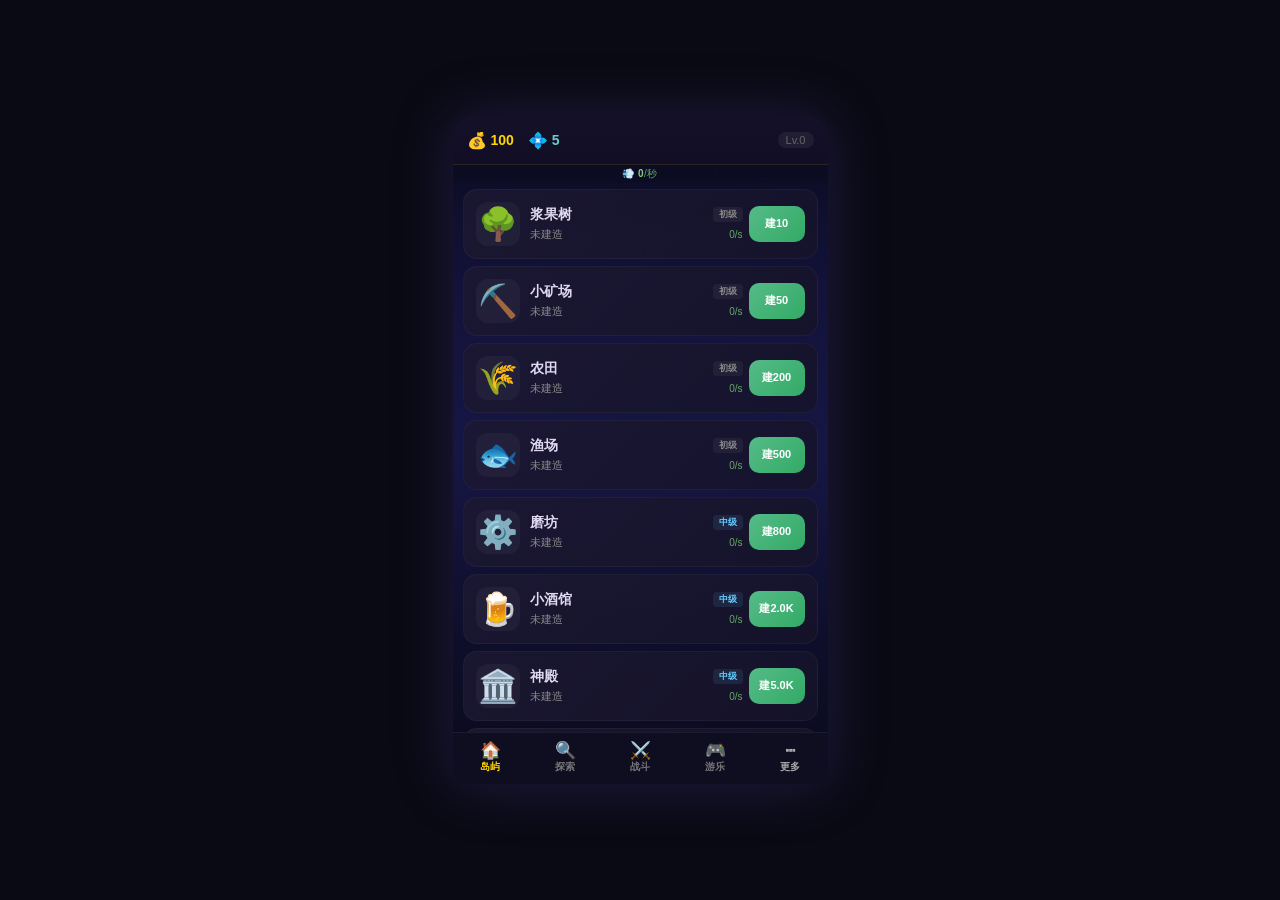
<file: index.html>
﻿<!DOCTYPE html>
<html lang="zh-CN">
<head>
<meta charset="UTF-8">
<meta name="viewport" content="width=375, initial-scale=1.0, maximum-scale=1.0, user-scalable=no">
<title>熊爪小岛</title>
<style>
*{margin:0;padding:0;box-sizing:border-box}
body{background:#0a0a14;display:flex;justify-content:center;align-items:center;height:100vh;overflow:hidden;font-family:"PingFang SC","Microsoft YaHei","Helvetica Neue",sans-serif}
#game{width:375px;height:667px;position:relative;overflow:hidden;border-radius:16px;box-shadow:0 0 60px rgba(100,80,200,.25)}
/* 星空背景 */
.bg{position:absolute;top:0;left:0;right:0;bottom:0;background:linear-gradient(180deg,#0b0b1e 0%,#12123a 25%,#161645 50%,#0f0f2e 75%,#0a0a1a 100%);z-index:0}
.bg::after{content:'';position:absolute;top:0;left:0;right:0;bottom:0;background:radial-gradient(1px 1px at 10% 15%, #fff3, transparent),radial-gradient(1px 1px at 25% 5%, #fff2, transparent),radial-gradient(1.5px 1.5px at 50% 20%, #fff4, transparent),radial-gradient(1px 1px at 70% 8%, #fff2, transparent),radial-gradient(1px 1px at 85% 18%, #fff3, transparent),radial-gradient(1.5px 1.5px at 15% 30%, #fff2, transparent),radial-gradient(1px 1px at 60% 35%, #fff1, transparent),radial-gradient(1px 1px at 40% 12%, #fff3, transparent),radial-gradient(1px 1px at 90% 25%, #fff2, transparent),radial-gradient(1.5px 1.5px at 30% 42%, #fff1, transparent);z-index:1}
/* 顶栏 - 资源 */
#top{z-index:10;position:absolute;top:0;left:0;right:0;height:48px;background:linear-gradient(180deg,rgba(20,16,40,.95) 0%,rgba(18,14,38,.9) 100%);display:flex;align-items:center;padding:0 14px;border-bottom:1px solid rgba(255,215,0,.1)}
#top .res{display:flex;align-items:center;gap:14px;flex:1}
#top .r{display:flex;align-items:center;gap:4px;font-size:14px;font-weight:700}
#top .r.gold{color:#ffd700}
#top .r.gem{color:#6cc}
#top .r .ri{font-size:16px}
#top .lv{font-size:11px;color:#666;background:rgba(255,255,255,.06);padding:2px 8px;border-radius:10px}
/* 收入条 */
#rate{z-index:10;position:absolute;top:48px;left:0;right:0;text-align:center;color:#6a6;font-size:10px;padding:2px 0;background:rgba(10,10,30,.5);letter-spacing:.5px}
#rate b{color:#8c8}
/* 滚动区 */
#scroll{z-index:5;position:absolute;top:64px;bottom:52px;left:0;right:0;overflow-y:auto;padding:8px 10px;scroll-behavior:smooth;-webkit-overflow-scrolling:touch}
#scroll::-webkit-scrollbar{width:0}
/* 底部导航 */
#bottom{z-index:10;position:absolute;bottom:0;left:0;right:0;height:52px;background:rgba(16,14,32,.98);display:flex;justify-content:space-around;align-items:center;border-top:1px solid rgba(255,255,255,.06)}
.nav-btn{display:flex;flex-direction:column;align-items:center;justify-content:center;gap:1px;width:52px;height:44px;border-radius:10px;font-size:10px;font-weight:600;cursor:pointer;border:none;color:#777;background:transparent;transition:all .2s}
.nav-btn:active{transform:scale(.9);background:rgba(255,255,255,.05)}
.nav-btn .ni{font-size:17px;line-height:1}
.nav-btn.active{color:#ffd700}
.nav-btn.more-btn{color:#aaa}
/* 更多菜单浮层 */
#more-menu{position:absolute;bottom:58px;right:8px;background:rgba(20,18,40,.98);border-radius:14px;padding:8px;display:none;z-index:80;border:1px solid rgba(255,215,0,.15);box-shadow:0 4px 24px rgba(0,0,0,.5);min-width:140px}
#more-menu .mm-item{display:flex;align-items:center;gap:8px;padding:10px 14px;border-radius:10px;font-size:13px;color:#bbb;cursor:pointer;border:none;background:transparent;width:100%;text-align:left;transition:background .15s}
#more-menu .mm-item:active{background:rgba(255,255,255,.08)}
#more-menu .mm-item .mmi{font-size:18px}
/* 建筑卡片 */
.card{background:linear-gradient(135deg,rgba(28,24,50,.88),rgba(22,19,42,.88));border-radius:14px;padding:12px;margin-bottom:7px;display:flex;align-items:center;border:1px solid rgba(255,255,255,.04);transition:transform .15s,box-shadow .15s;cursor:default}
.card:active{transform:scale(.98);box-shadow:0 2px 16px rgba(100,80,200,.1)}
.card .ico{font-size:32px;margin-right:10px;width:44px;height:44px;display:flex;align-items:center;justify-content:center;background:rgba(255,255,255,.04);border-radius:12px;font-family:'Segoe UI Emoji','Apple Color Emoji','Noto Color Emoji',sans-serif}
.card .info{flex:1;min-width:0}
.card .toprow{display:flex;align-items:center;justify-content:space-between;margin-bottom:3px}
.card .name{color:#e0d8f0;font-size:14px;font-weight:700}
.card .tier{font-size:9px;padding:1px 6px;border-radius:4px;font-weight:600}
.card .tier.t1{color:#888;background:rgba(136,136,136,.1)}
.card .tier.t2{color:#6cf;background:rgba(102,204,255,.1)}
.card .tier.t3{color:#ffd700;background:rgba(255,215,0,.1)}
.card .subrow{display:flex;align-items:center;justify-content:space-between}
.card .level{color:#888;font-size:11px}
.card .rate{color:#6a6;font-size:10px}
.card .act{width:56px;height:36px;border-radius:10px;font-size:11px;font-weight:700;cursor:pointer;border:none;color:#fff;transition:all .15s;margin-left:6px}
.card .act:active{transform:scale(.92)}
.act.build{background:linear-gradient(135deg,#5b8,#3a6)}
.act.max{background:#222;color:#555;cursor:default}
.card.lv0 .name{color:#999}
.card.lv0 .rate{color:#555}
/* 弹窗 */
.overlay{position:absolute;top:0;left:0;right:0;bottom:0;background:rgba(0,0,0,.6);display:none;justify-content:center;align-items:center;z-index:100}
.overlay.show{display:flex}
.popup{background:linear-gradient(180deg,#252550,#1c1c40);border-radius:18px;padding:28px 24px;text-align:center;max-width:300px;width:90%;box-shadow:0 12px 48px rgba(0,0,0,.5);border:1px solid rgba(255,215,0,.12);animation:popIn .25s ease-out}
@keyframes popIn{0%{transform:scale(.85);opacity:0}100%{transform:scale(1);opacity:1}}
.popup .pt{font-size:20px;color:#ffd700;margin-bottom:10px;font-weight:700}
.popup .pd{color:#bbb;font-size:14px;margin-bottom:20px;white-space:pre-line;line-height:1.6}
.popup .pb{display:flex;gap:10px;justify-content:center}
.pbtn{padding:10px 26px;border-radius:12px;font-size:14px;font-weight:700;border:none;color:#fff;cursor:pointer;transition:all .15s}
.pbtn:active{transform:scale(.94);filter:brightness(1.2)}
.pbtn.ok{background:linear-gradient(135deg,#5b8,#3a6)}
.pbtn.cancel{background:linear-gradient(135deg,#755,#533)}
/* 全屏面板 */
.panel{position:absolute;top:0;left:0;right:0;bottom:0;background:linear-gradient(180deg,#0b0b1e,#161645);display:none;z-index:50;overflow-y:auto;padding:16px 14px 70px;-webkit-overflow-scrolling:touch}
.panel::-webkit-scrollbar{width:0}
.panel .ptitle{text-align:center;color:#ffd700;font-size:20px;font-weight:700;margin-bottom:4px;padding-top:8px}
.panel .psub{text-align:center;color:#777;font-size:12px;margin-bottom:14px}
.panel .close-bar{position:sticky;bottom:0;text-align:center;padding:16px 0 8px;background:linear-gradient(0deg,rgba(11,11,30,1),rgba(11,11,30,0))}
.pitem{background:rgba(28,24,50,.7);border-radius:12px;padding:12px 14px;margin-bottom:6px;border:1px solid rgba(255,255,255,.04)}
.pitem.flex{display:flex;align-items:center}
.pitem .pi{font-size:24px;margin-right:10px;flex-shrink:0}
.pitem .ptx{flex:1;min-width:0}
.pitem .pn{font-size:14px;font-weight:700}
.pitem .pd{font-size:11px;color:#777;margin-top:2px}
.pitem .pr{color:#c84;font-size:12px;font-weight:700;text-align:right;flex-shrink:0}
.pitem.locked .pn{color:#666}
.pitem.found .pn{color:#ffd700}
/* 商城 */
.shop-card{background:rgba(28,24,50,.85);border-radius:12px;padding:12px 14px;margin-bottom:6px;display:flex;align-items:center;border:1px solid rgba(255,215,0,.08)}
.shop-card .si{font-size:28px;margin-right:10px}
.shop-card .si2{flex:1}
.shop-card .sn{color:#ffd700;font-size:13px;font-weight:700}
.shop-card .sd{color:#999;font-size:10px;margin-top:2px}
.shop-card .sbtn{padding:8px 16px;border-radius:10px;font-size:12px;font-weight:700;cursor:pointer;border:none;color:#fff;background:linear-gradient(135deg,#c84,#a63)}
/* 月卡 */
#mcard{background:linear-gradient(135deg,rgba(200,130,60,.15),rgba(160,100,40,.1));border:1px solid rgba(255,180,60,.2);border-radius:14px;padding:16px;margin-bottom:10px;text-align:center}
#mcard .mt{font-size:17px;color:#fc6;font-weight:700}
#mcard .md{color:#aaa;font-size:11px;margin:4px 0}
#mcard .mb{color:#ffd700;font-size:22px;font-weight:700;margin:8px 0}
#mcard .mbtn{padding:10px 28px;border-radius:12px;font-size:14px;font-weight:700;cursor:pointer;border:none;color:#fff;background:linear-gradient(135deg,#c84,#a63)}
#mcard.active{border-color:rgba(100,200,100,.3);background:rgba(40,80,40,.15)}
#mcard.active .mt{color:#8b8}
/* 战斗 */
#battle-overlay{position:absolute;top:0;left:0;right:0;bottom:0;background:rgba(0,0,0,.88);display:none;z-index:150;padding:24px 16px;justify-content:center;align-items:center}
#battle-ui{text-align:center;color:#fff;width:100%}
#battle-ui .btitle{font-size:22px;color:#ff6347;font-weight:700;margin-bottom:10px}
#battle-ui .bhp{display:flex;align-items:center;justify-content:center;gap:8px;margin:14px 0}
#battle-ui .bhp-bar{width:180px;height:8px;background:#333;border-radius:4px;overflow:hidden}
#battle-ui .bhp-fill{height:100%;background:#e55;transition:width .3s}
#battle-ui .bhp-fill.me{background:#4a8}
#battle-ui .blog{max-height:160px;overflow-y:auto;font-size:12px;color:#aaa;margin:12px 0;text-align:left;padding:10px;background:rgba(0,0,0,.3);border-radius:10px}
#battle-ui .bbtn-area{display:flex;gap:10px;justify-content:center;flex-wrap:wrap;margin-top:8px}
/* 小游戏 */
#minigame-overlay{position:absolute;top:0;left:0;right:0;bottom:0;background:rgba(0,0,0,.88);display:none;z-index:150;padding:20px;justify-content:center;align-items:center}
#mg-ui{text-align:center;color:#fff;width:100%}
#mg-ui .mgtitle{font-size:22px;color:#ffd700;font-weight:700;margin-bottom:6px}
#mg-ui .mginfo{color:#aaa;font-size:13px;margin-bottom:12px}
#mg-ui .mg-area{position:relative;background:rgba(0,0,0,.4);border-radius:16px;height:280px;margin:10px 0;overflow:hidden}
#mg-ui .mg-hit{position:absolute;width:54px;height:54px;border-radius:50%;background:rgba(255,200,50,.25);border:2px solid #ffd700;cursor:pointer;animation:mgPop .75s ease-out forwards}
#mg-ui .mg-hit.fast{animation:mgPop .45s ease-out forwards}
@keyframes mgPop{0%{transform:scale(0)}70%{transform:scale(1.1)}100%{transform:scale(0)}}
#mg-ui .mg-score{font-size:36px;color:#ffd700;font-weight:700;margin:8px 0}
#mg-ui .mg-timer{color:#e55;font-size:20px;font-weight:700}
/* 钓鱼 */
#fish-area{height:140px;position:relative;background:linear-gradient(180deg,#1a3050,#0a1a30);border-radius:12px;margin:10px 0}
#fish-area .fish-target{position:absolute;width:32px;height:32px;display:flex;align-items:center;justify-content:center;font-size:28px;left:50%;transform:translateX(-50%);transition:top .3s}
#fish-area .fish-zone{position:absolute;width:80px;height:3px;background:#6cf;left:50%;transform:translateX(-50%);border-radius:2px;transition:top .2s;box-shadow:0 0 8px #6cf}
.fish-result{text-align:center;color:#ffd700;font-size:14px;font-weight:700;min-height:20px}
/* 随机事件 */
#evpop{position:absolute;top:50%;left:50%;transform:translate(-50%,-50%);background:linear-gradient(180deg,#2a2a4e,#1c1c3e);border:2px solid rgba(255,215,0,.5);border-radius:18px;padding:24px 20px;text-align:center;color:#fff;z-index:90;display:none;width:290px;animation:popIn .3s ease-out;box-shadow:0 0 40px rgba(255,200,0,.15)}
#evpop .evicon{font-size:56px;margin-bottom:8px}
#evpop .evtitle{font-size:18px;color:#ffd700;font-weight:700;margin-bottom:8px}
#evpop .evdesc{font-size:13px;color:#bbb;margin-bottom:16px;line-height:1.6}
#evpop .evbtn{padding:10px 36px;border-radius:12px;font-size:14px;font-weight:700;cursor:pointer;border:none;color:#fff;background:linear-gradient(135deg,#5b8,#3a6)}
/* 合成/伙伴/排行 */
.recipe-item{background:rgba(28,24,50,.7);border-radius:12px;padding:10px 14px;margin-bottom:6px;display:flex;align-items:center}
.recipe-item .ri{font-size:26px;margin-right:10px}
.recipe-item .rtx{flex:1}
.recipe-item .rn{color:#ffd700;font-size:13px;font-weight:700}
.recipe-item .rd{color:#888;font-size:10px}
.recipe-item .rbtn{padding:6px 14px;border-radius:8px;font-size:11px;font-weight:700;cursor:pointer;border:none;color:#fff;background:linear-gradient(135deg,#96c,#74a)}
.recipe-item .rbtn:active{transform:scale(.94)}
.rbtn.disabled{background:#333;color:#555;cursor:not-allowed}
.lb-item{background:rgba(28,24,50,.7);border-radius:10px;padding:10px 14px;margin-bottom:4px;display:flex;align-items:center}
.lb-rank{font-size:18px;color:#ffd700;width:30px;font-weight:700}
.lb-name{flex:1;font-size:14px;color:#ddd}
.lb-gold{font-size:12px;color:#fc6}
/* 宝箱/离线 */
#chest-overlay{position:absolute;top:0;left:0;right:0;bottom:0;background:rgba(0,0,0,.75);display:none;justify-content:center;align-items:center;z-index:200}
.ccont{text-align:center;animation:popIn .3s ease-out}
.cchest{font-size:72px;animation:bounce .5s ease-in-out infinite alternate}
@keyframes bounce{0%{transform:scale(1) translateY(0)}100%{transform:scale(1.08) translateY(-8px)}}
.cres{color:#ffd700;font-size:22px;font-weight:700;margin:10px 0}
.cbtn{padding:10px 28px;border-radius:12px;font-size:14px;font-weight:700;cursor:pointer;border:none;color:#fff;background:linear-gradient(135deg,#5b8,#3a6);margin-top:6px}
#offline{z-index:70;position:absolute;top:0;left:0;right:0;bottom:0;display:none;justify-content:center;align-items:center;background:rgba(0,0,0,.85)}
#offline .om{background:linear-gradient(180deg,#1c1c3e,#161638);border-radius:18px;padding:28px;text-align:center;max-width:280px;border:1px solid rgba(255,215,0,.15)}
#offline .ot{font-size:18px;color:#ffd700;margin-bottom:8px}
#offline .oe{font-size:30px;color:#ffd700;font-weight:700;margin:12px 0}
#offline .obtn{padding:10px 28px;border-radius:12px;font-size:14px;font-weight:700;border:none;cursor:pointer;margin:5px;color:#fff}
#offline .obtn.ok{background:linear-gradient(135deg,#5b8,#3a6)}
#offline .obtn.dbl{background:linear-gradient(135deg,#c84,#a63);box-shadow:0 0 12px rgba(255,160,40,.3)}
/* 每日任务进度 */
.daily-bar{width:100%;height:5px;background:#333;border-radius:3px;margin-top:4px;overflow:hidden}
.daily-fill{height:100%;border-radius:3px;background:linear-gradient(90deg,#4a8,#6cf);transition:width .3s}
.daily-done .pn{color:#8b8!important}
/* 飘字 */
.fly{position:absolute;left:50%;transform:translateX(-50%);color:#ffd700;font-size:18px;font-weight:700;pointer-events:none;animation:flyUp 1.3s forwards;z-index:200;text-shadow:0 0 8px rgba(255,200,0,.5)}
@keyframes flyUp{0%{opacity:1;bottom:180px}100%{opacity:0;bottom:360px}}
/* 通用面板tab */
.tab-bar{display:flex;gap:4px;margin-bottom:12px;flex-wrap:wrap}
.tab-chip{padding:4px 12px;border-radius:8px;font-size:11px;cursor:pointer;border:1px solid rgba(255,255,255,.1);background:rgba(30,24,55,.6);color:#888;transition:all .15s}
.tab-chip.active{background:rgba(100,60,180,.4);color:#ffd700;border-color:rgba(255,215,0,.25)}
<style>
/* ========== 建筑场景面板 ========== */
.bscene { position:absolute; top:0; left:0; right:0; bottom:0; z-index:60; display:none; flex-direction:column; }
.bscene.show { display:flex; }
.bscene-hdr { display:flex; align-items:center; padding:12px 14px; background:rgba(10,10,20,.92); border-bottom:1px solid rgba(255,255,255,.06); gap:10px; z-index:2; }
.bscene-hdr .back { padding:6px 14px; border-radius:8px; font-size:14px; cursor:pointer; border:none; color:#ccc; background:rgba(255,255,255,.08); }
.bscene-hdr .back:active { background:rgba(255,255,255,.15); }
.bscene-hdr .btitle { flex:1; font-size:16px; font-weight:700; color:#ffd700; text-align:center; }
.bscene-bg { flex:1; position:relative; overflow:hidden; display:flex; align-items:center; justify-content:center; }
.bscene-stats { padding:8px 14px; background:rgba(10,10,20,.9); display:flex; justify-content:space-around; font-size:12px; color:#aaa; border-top:1px solid rgba(255,255,255,.05); }
.bscene-stats .ss { text-align:center; }
.bscene-stats .ss .sv { font-size:16px; font-weight:700; }
.bscene-stats .ss .sv.gold { color:#ffd700; }
.bscene-stats .ss .sv.green { color:#6a6; }
.bscene-game { min-height:180px; padding:12px 14px; background:rgba(10,10,20,.95); position:relative; overflow:hidden; }
.bscene-game .gm-title { text-align:center; color:#ffd700; font-size:14px; font-weight:700; margin-bottom:8px; }
.bscene-game .gm-info { text-align:center; color:#888; font-size:10px; margin-bottom:10px; }
.bscene-upgrade { padding:10px 14px; background:rgba(10,10,20,.9); border-top:1px solid rgba(255,255,255,.05); display:flex; align-items:center; justify-content:space-between; }
.bscene-upgrade .uinfo { color:#aaa; font-size:11px; }
.bscene-upgrade .ubtn { padding:10px 20px; border-radius:10px; font-size:13px; font-weight:700; cursor:pointer; border:none; color:#fff; background:linear-gradient(135deg,#5b8,#3a6); }
.bscene-upgrade .ubtn:active { transform:scale(.94); }
.bscene-upgrade .ubtn.max { background:#222; color:#555; cursor:default; }

/* ===== 浆果树场景 ===== */
#scene-tree .bscene-bg { background:linear-gradient(180deg,#1a3a1a,#0d2d0d,#1a1a0a); }
#scene-tree .bscene-bg::before { content:'🌳\00a0\00a0🌳\00a0\00a0🌳'; font-size:40px; position:absolute; top:30%; }
#scene-tree .bscene-bg::after { content:''; position:absolute; bottom:0; left:0; right:0; height:40%; background:linear-gradient(0deg,rgba(30,60,10,.6),transparent); }
.tree-fruit { position:absolute; font-size:24px; animation:fruitDrop 2.5s linear forwards; pointer-events:auto; cursor:pointer; z-index:10; }
@keyframes fruitDrop { 0%{top:-40px;} 90%{top:calc(100% - 50px); opacity:1;} 100%{top:100%; opacity:0;} }
.tree-fruit:active { transform:scale(1.3); }

/* ===== 矿场场景 ===== */
#scene-mine .bscene-bg { background:linear-gradient(180deg,#2a1a0a,#1a1008,#0a0808); }
#scene-mine .bscene-bg::before { content:'⛰️'; font-size:60px; position:absolute; top:20%; left:10%; }
#scene-mine .bscene-bg::after { content:'⛰️'; font-size:45px; position:absolute; top:30%; right:15%; }
.mine-rock { position:absolute; font-size:28px; cursor:pointer; animation:rockShake 1.5s ease-in-out infinite; pointer-events:auto; }
@keyframes rockShake { 0%,100%{transform:translateX(0);} 25%{transform:translateX(-2px);} 75%{transform:translateX(2px);} }

/* ===== 农田场景 ===== */
#scene-farm .bscene-bg { background:linear-gradient(180deg,#4a8,#3a6,#6a4); }
#scene-farm .bscene-bg::before { content:'🌾\00a0🌾\00a0🌾\00a0🌾\00a0🌾'; font-size:28px; position:absolute; top:25%; letter-spacing:4px; }
#scene-farm .bscene-bg::after { content:'☀️'; font-size:40px; position:absolute; top:8%; right:12%; animation:sunBounce 2s ease-in-out infinite; }
@keyframes sunBounce { 0%,100%{transform:translateY(0);} 50%{transform:translateY(-8px);} }
.water-bar-bg { width:100%; height:20px; background:#333; border-radius:10px; overflow:hidden; margin:8px 0; }
.water-bar-fill { height:100%; background:linear-gradient(90deg,#4af,#6cf); border-radius:10px; transition:width .3s; }
.water-zone { position:absolute; width:40px; height:24px; border:2px solid #ffd700; border-radius:6px; top:50%; transition:left .6s; pointer-events:none; }

/* ===== 渔场场景 ===== */
#scene-fish .bscene-bg { background:linear-gradient(180deg,#1a4a6a,#0a2a4a,#0a1a2a); }
#scene-fish .bscene-bg::before { content:'🌊'; font-size:30px; position:absolute; bottom:10%; left:5%; animation:waveMove 3s ease-in-out infinite; }
#scene-fish .bscene-bg::after { content:'🌊'; font-size:25px; position:absolute; bottom:8%; right:10%; animation:waveMove 2.5s ease-in-out infinite .5s; }
@keyframes waveMove { 0%,100%{transform:translateX(0);} 50%{transform:translateX(10px);} }
.fish-swim { font-size:28px; position:absolute; left:-40px; animation:swimAcross 4s linear forwards; }
@keyframes swimAcross { to{left:105%;} }
.fish-hook { position:absolute; bottom:20%; left:50%; transform:translateX(-50%); font-size:30px; }

/* ===== 磨坊场景 ===== */
#scene-mill .bscene-bg { background:linear-gradient(180deg,#6b5,#5a4,#48483a); }
#scene-mill .bscene-bg::before { content:''; position:absolute; width:50px; height:90px; background:linear-gradient(180deg,#c8b898,#a89878); border-radius:4px; top:30%; left:calc(50% - 25px); }
#scene-mill .bscene-bg::after { content:''; position:absolute; width:8px; height:50px; background:#8a7a5a; top:25%; left:50%; border-radius:2px; transform-origin:bottom center; animation:millSpin 2s linear infinite paused; }
#scene-mill .bscene-bg.spinning::after { animation-play-state:running; }
@keyframes millSpin { to{transform:rotate(360deg);} }

/* ===== 酒馆场景 ===== */
#scene-bar .bscene-bg { background:linear-gradient(180deg,#5a3a1a,#3a2010,#1a1008); }
#scene-bar .bscene-bg::before { content:'🏮\00a0\00a0🍺\00a0\00a0🏮'; font-size:30px; position:absolute; top:15%; }
#scene-bar .bscene-bg::after { content:''; position:absolute; bottom:0; left:0; right:0; height:30%; background:linear-gradient(0deg,rgba(80,40,10,.4),transparent); }
.customer-order { font-size:24px; padding:8px 16px; background:rgba(0,0,0,.4); border-radius:10px; color:#fc6; font-weight:700; margin:4px 0; }

/* ===== 神殿场景 ===== */
#scene-temple .bscene-bg { background:linear-gradient(180deg,#4a3a1a,#3a2a0a,#1a1008); }
#scene-temple .bscene-bg::before { content:'🏛️'; font-size:55px; position:absolute; top:20%; }
#scene-temple .bscene-bg::after { content:'✨'; font-size:20px; position:absolute; top:25%; animation:sparkle 1s ease-in-out infinite; }
@keyframes sparkle { 0%,100%{opacity:.3; transform:scale(.8);} 50%{opacity:1; transform:scale(1.1);} }
.pray-bar-bg { width:100%; height:14px; background:#222; border-radius:7px; overflow:hidden; margin:10px 0; }
.pray-bar-fill { height:100%; background:linear-gradient(90deg,#c84,#fc6,#ffd700); border-radius:7px; transition:width .05s linear; }

/* ===== 铁匠铺场景 ===== */
#scene-forge .bscene-bg { background:linear-gradient(180deg,#4a1a0a,#2a1008,#0a0808); }
#scene-forge .bscene-bg::before { content:'🔥'; font-size:35px; position:absolute; top:35%; animation:fireFlicker .3s ease-in-out infinite; }
@keyframes fireFlicker { 0%,100%{transform:scaleY(1); opacity:1;} 50%{transform:scaleY(.85); opacity:.8;} }
.hammer-swing { position:absolute; width:20px; height:6px; background:#ccc; border-radius:3px; top:40%; transition:right .5s cubic-bezier(.3,.7,.7,.3); }

/* ===== 法师塔场景 ===== */
#scene-wizard .bscene-bg { background:linear-gradient(180deg,#1a1a3a,#2a1a4a,#0a0a1a); }
#scene-wizard .bscene-bg::before { content:'🔮'; font-size:40px; position:absolute; top:25%; animation:wizFloat 2s ease-in-out infinite; }
@keyframes wizFloat { 0%,100%{transform:translateY(0);} 50%{transform:translateY(-10px);} }
.spell-circle { position:absolute; width:36px; height:36px; border-radius:50%; border:2px solid rgba(150,120,220,.6); cursor:pointer; pointer-events:auto; }
.spell-circle::after { content:''; display:block; width:8px; height:8px; background:#c9f; border-radius:50%; position:absolute; top:50%; left:50%; transform:translate(-50%,-50%); }
.spell-line { position:absolute; height:2px; background:rgba(150,120,220,.4); transform-origin:left center; pointer-events:none; }

/* ===== 贸易中心场景 ===== */
#scene-market .bscene-bg { background:linear-gradient(180deg,#4a3a2a,#3a2a1a,#2a1a0a); }
#scene-market .bscene-bg::before { content:'🏪\00a0🏬\00a0🏛️'; font-size:28px; position:absolute; top:20%; letter-spacing:8px; }
.trade-price { font-size:28px; font-weight:700; transition:color .3s; }
.trade-price.up { color:#5b8; }
.trade-price.down { color:#e55; }

/* ===== 龙巢场景 ===== */
#scene-dragon .bscene-bg { background:linear-gradient(180deg,#5a1a0a,#3a1008,#1a0808); }
#scene-dragon .bscene-bg::before { content:'🌋'; font-size:50px; position:absolute; top:15%; }
#scene-dragon .bscene-bg::after { content:'🐉'; font-size:45px; position:absolute; top:40%; animation:dragonFloat 3s ease-in-out infinite; }
@keyframes dragonFloat { 0%,100%{transform:translateY(0);} 50%{transform:translateY(-6px);} }
.dragon-mouth { position:absolute; font-size:20px; top:55%; left:50%; transform:translateX(-50%); transition:transform .25s; }
.dragon-mouth.open { transform:translateX(-50%) scaleY(1.5); }
.dragon-food { position:absolute; font-size:28px; transition:all .3s ease-out; }

/* ===== 城堡场景 ===== */
#scene-castle .bscene-bg { background:linear-gradient(180deg,#2a2a4a,#1a1a3a,#0a1a2a); }
#scene-castle .bscene-bg::before { content:'🏰'; font-size:55px; position:absolute; top:20%; }
.slot-reel { display:inline-block; width:60px; height:60px; background:rgba(0,0,0,.5); border-radius:10px; margin:4px; font-size:36px; display:inline-flex; align-items:center; justify-content:center; border:2px solid rgba(255,215,0,.2); overflow:hidden; }
.slot-reel .sr-inner { animation:slotSpin .1s linear infinite; }
@keyframes slotSpin { 0%{transform:translateY(0);} 100%{transform:translateY(-240px);} }

/* ========== 通用小游戏元素 ========== */
.game-btn { padding:10px 24px; border-radius:10px; font-size:13px; font-weight:700; cursor:pointer; border:none; color:#fff; transition:all .15s; }
.game-btn:active { transform:scale(.92); }
.game-btn.go { background:linear-gradient(135deg,#5b8,#3a6); }
.game-btn.no { background:linear-gradient(135deg,#755,#533); }
.game-btn.play { background:linear-gradient(135deg,#c84,#a63); font-size:15px; padding:12px 36px; }
.btn-2col { display:flex; gap:10px; justify-content:center; margin-top:8px; }
.btn-2col .game-btn { flex:1; }
.result-block { text-align:center; padding:12px; }
.result-block .rscore { font-size:32px; color:#ffd700; font-weight:700; }
.result-block .rgold { font-size:18px; color:#6a6; margin-top:4px; }
.result-block .rbest { font-size:11px; color:#888; margin-top:2px; }
</style>
</style>
</head>
<body>
<div id="game">
  <div class="bg"></div>
  <div id="top">
    <div class="res"><span class="r gold"><span class="ri">💰</span><span id="gld">100</span></span><span class="r gem"><span class="ri">💠</span><span id="gms">5</span></span></div>
    <span class="lv" id="btlvl">Lv.0</span>
  </div>
  <div id="rate">💨 <b id="rateval">0</b>/秒</div>
  <div id="scroll"></div>
  <div id="bottom">
    <button class="nav-btn active" data-tab="home"><span class="ni">🏠</span>岛屿</button>
    <button class="nav-btn" data-tab="explore"><span class="ni">🔍</span>探索</button>
    <button class="nav-btn" data-tab="battle"><span class="ni">⚔️</span>战斗</button>
    <button class="nav-btn" data-tab="game"><span class="ni">🎮</span>游乐</button>
    <button class="nav-btn more-btn" id="more-btn"><span class="ni">⋯</span>更多</button>
  </div>
  <div id="more-menu">
    <button class="mm-item" data-action="synth"><span class="mmi">🔮</span>合成工坊</button>
    <button class="mm-item" data-action="pet"><span class="mmi">🐾</span>伙伴之家</button>
    <button class="mm-item" data-action="col"><span class="mmi">📖</span>收集图鉴</button>
    <button class="mm-item" data-action="ach"><span class="mmi">🏆</span>成就殿堂</button>
    <button class="mm-item" data-action="lb"><span class="mmi">🏅</span>排行榜</button>
    <button class="mm-item" data-action="daily"><span class="mmi">📋</span>每日任务</button>
    <button class="mm-item" data-action="shop"><span class="mmi">💎</span>宝石商城</button>
    <button class="mm-item" data-action="ad"><span class="mmi">📺</span>观看广告</button>
  </div>
  <div id="evpop"><div class="evicon"></div><div class="evtitle"></div><div class="evdesc"></div><button class="evbtn">确认</button></div>
  <div class="overlay" id="ol"><div class="popup"><div class="pt" id="pt"></div><div class="pd" id="pd"></div><div class="pb"><button class="pbtn ok" id="pok">确认</button><button class="pbtn cancel" id="pca">取消</button></div></div></div>
  <div class="panel" id="colpanel"><div class="ptitle">📖 收集图鉴</div><div class="psub" id="cc"></div><div id="clist"></div><div class="close-bar"><button class="pbtn cancel" id="ccb">关闭</button></div></div>
  <div class="panel" id="achieve"><div class="ptitle">🏆 成就殿堂</div><div id="alist"></div><div class="close-bar"><button class="pbtn cancel" id="acb">关闭</button></div></div>
  <div class="panel" id="shoppanel"><div class="ptitle">💎 宝石商城</div><div class="psub">💠 <span id="shopgems">5</span></div><div id="mcard"><div class="mt">👑 黄金月卡</div><div class="md">每日 💰10万 + 💠3 · 广告跳过</div><div class="mb">¥30/30天</div><button class="mbtn" id="mcardbtn">购买月卡</button></div><div id="shoplist"></div><div class="close-bar"><button class="pbtn cancel" id="scb">关闭</button></div></div>
  <div class="panel" id="dailypanel"><div class="ptitle">📋 每日任务</div><div id="dlist"></div><div class="close-bar"><button class="pbtn cancel" id="dcb">关闭</button></div></div>
  <div class="panel" id="synpanel"><div class="ptitle">🔮 合成工坊</div><div class="psub">用收集品合成新物品</div><div id="slist"></div><div class="close-bar"><button class="pbtn cancel" id="snb">关闭</button></div></div>
  <div class="panel" id="petpanel"><div class="ptitle">🐾 伙伴之家</div><div class="psub">⚡ 战斗力 <span id="petpow">0</span></div><div id="petlist"></div><div class="close-bar"><button class="pbtn cancel" id="peb">关闭</button></div></div>
  <div class="panel" id="lbpanel"><div class="ptitle">🏅 排行榜</div><div class="psub">财富排名</div><div id="lblist"></div><div class="close-bar"><button class="pbtn cancel" id="lbb">关闭</button></div></div>
  <div id="battle-overlay"><div id="battle-ui"></div></div>
  <div id="minigame-overlay"><div id="mg-ui"></div></div>
  <div id="chest-overlay"><div class="ccont"><div class="cchest">🎁</div><div class="cres" id="chestResult"></div><button class="cbtn" id="chestClose">📺 双倍领取</button><button class="cbtn" style="background:#644;margin-top:4px;padding:8px 20px;font-size:12px" id="chestSkip">跳过</button></div></div>
  <div id="offline"><div class="om"><div class="ot">🌙 你离开了</div><div class="oe" id="oam"></div><div class="ot" id="otm"></div><button class="obtn ok" id="oc1">💰 领取</button><button class="obtn dbl" id="oc2">📺 双倍</button></div></div>
</div>
<script src="data.js"></script><script>
"use strict";
// ==================== 存档系统 ====================
let S=JSON.parse(localStorage.getItem('xzd4')||'{"gold":100,"gems":5,"lvs":{},"found":[],"ach":[],"last":0,"daily":{},"today":"","adx2":0,"cardEnd":0,"noads":false,"pets":[],"kills":0,"synth":0,"eventCd":0,"boostEnd":0,"minigame_rec":0,"fish_rec":0}');
if(!S.last)S.last=Date.now();S.lvs=S.lvs||{};S.found=S.found||[];S.ach=S.ach||[];S.daily=S.daily||{};S.adx2=S.adx2||0;S.cardEnd=S.cardEnd||0;S.noads=S.noads||false;S.pets=S.pets||[];S.kills=S.kills||0;S.synth=S.synth||0;S.eventCd=S.eventCd||0;S.boostEnd=S.boostEnd||0;S.minigame_rec=S.minigame_rec||0;S.fish_rec=S.fish_rec||0;
BD.forEach(function(b){if(!(b.id in S.lvs))S.lvs[b.id]=0});
var today=(new Date()).toDateString();
if(S.today!==today){S.today=today;S.daily={};S.adx2=0;}
DAILY.forEach(function(d){if(!(d.id in S.daily))S.daily[d.id]=0});

// ==================== 工具 ====================
function save(){S.last=Date.now();localStorage.setItem('xzd4',JSON.stringify(S))}
function fmt(n){return n>=1e9?(n/1e9).toFixed(2)+'B':n>=1e6?(n/1e6).toFixed(1)+'M':n>=1e3?(n/1e3).toFixed(1)+'K':Math.floor(n).toString()}
function getIncome(){var t=0;BD.forEach(function(b){var lv=S.lvs[b.id]||0;if(lv>0)t+=b.bi+b.ig*(lv-1)});return Math.round(t)}
function realIncome(){var t=getIncome();if(S.boostEnd&&Date.now()<S.boostEnd)t*=2;return Math.round(t)}
function cost(id){var b=BD.find(function(x){return x.id===id});var lv=S.lvs[id]||0;return Math.floor(b.bc+b.cg*lv*Math.pow(1.05,lv))}
function totalLv(){var t=0;BD.forEach(function(b){t+=S.lvs[b.id]||0});return t}
function fmtTime(s){if(s<60)return Math.floor(s)+'秒';if(s<3600)return Math.floor(s/60)+'分钟';return Math.floor(s/3600)+'小时'+Math.floor(s/60%60)+'分'}
function playerAtk(){var a=totalLv()*2+1;S.pets.forEach(function(pid){var p=PETS.find(function(x){return x.id===pid});if(p)a+=p.atk});return a}

// ==================== 音频 ====================
var ac=null;
function initAudio(){if(ac)return;try{ac=new (window.AudioContext||window.webkitAudioContext)()}catch(e){}}
function play(f,hz,dur,type,gain){gain=gain||0.08;type=type||'sine';if(!ac)initAudio();if(!ac)return;try{var o=ac.createOscillator(),g=ac.createGain();o.type=type;o.frequency.setValueAtTime(hz,ac.currentTime);if(f)o.frequency.exponentialRampToValueAtTime(f,ac.currentTime+dur);g.gain.setValueAtTime(gain,ac.currentTime);g.gain.exponentialRampToValueAtTime(0.001,ac.currentTime+dur);o.connect(g);g.connect(ac.destination);o.start();o.stop(ac.currentTime+dur)}catch(e){}}
function sfxClick(){play(0,600,0.08,'sine',0.06);setTimeout(function(){play(0,800,0.06,'sine',0.04)},80)}
function sfxBuild(){play(0,180,0.15,'triangle',0.1);setTimeout(function(){play(0,360,0.12,'triangle',0.08)},100);setTimeout(function(){play(0,540,0.1,'sine',0.07)},200)}
function sfxGold(){play(0,1200,0.06,'triangle',0.05);setTimeout(function(){play(0,1600,0.04,'triangle',0.04)},50);setTimeout(function(){play(0,2000,0.04,'triangle',0.03)},100)}
function sfxHit(){play(0,200,0.1,'square',0.08)}
function sfxWin(){play(0,500,0.15,'sine',0.06);setTimeout(function(){play(0,800,0.12,'sine',0.05)},100);setTimeout(function(){play(0,1200,0.1,'sine',0.04)},250)}
var audioStarted=false;
document.addEventListener('click',function(){if(!audioStarted){initAudio();audioStarted=true}},{once:true});

// ==================== 当前Tab ====================
var currentTab='home';
function switchTab(tab){
  currentTab=tab;
  document.querySelectorAll('#bottom .nav-btn').forEach(function(b){b.classList.remove('active')});
  var btn=document.querySelector('[data-tab="'+tab+'"]');if(btn)btn.classList.add('active');
  document.getElementById('more-menu').style.display='none';
  var s=document.getElementById('scroll'),panels=['colpanel','achieve','shoppanel','dailypanel','synpanel','petpanel','lbpanel'];
  panels.forEach(function(p){document.getElementById(p).style.display='none'});
  s.style.display='';
  if(tab==='home')renderHome();
  else if(tab==='explore')doExplore();
  else if(tab==='battle')startBattle();
  else if(tab==='game')selectMinigame();
}

// ==================== 主页渲染 ====================
function renderHome(){
  document.getElementById('scroll').innerHTML=BD.map(function(b){
    var lv=S.lvs[b.id]||0,inc=lv>0?b.bi+b.ig*(lv-1):0,isMax=lv>=b.ml;
    var t=TIER[b.t],tcls=t.color==='#aaa'?'t1':t.color==='#6cf'?'t2':'t3';
    return '<div class="card" style="cursor:pointer"'+(lv===0?' lv0':'')+'">'+
      '<div class="ico">'+(ICONS[b.id]||'🏠')+'</div>'+
      '<div class="info">'+
        '<div class="toprow"><span class="name">'+b.n+'</span><span class="tier '+tcls+'">'+t.name+'</span></div>'+
        '<div class="subrow">'+
          '<span class="level">'+(lv===0?'未建造':'Lv.'+lv+'/'+b.ml)+'</span>'+
          '<span class="rate">'+(inc||0)+'/s</span>'+
        '</div>'+
      '</div>'+
      (isMax?'<button class="act max" disabled>MAX</button>':'<button class="act build" data-bld="'+b.id+'">'+(lv===0?'建':'升')+fmt(cost(b.id))+'</button>')+
    '</div>';
  }).join('');
}
function updateUI(){
  document.getElementById('gld').textContent=fmt(S.gold);
  document.getElementById('gms').textContent=S.gems;
  document.getElementById('btlvl').textContent='Lv.'+totalLv();
  document.getElementById('rateval').textContent=fmt(realIncome());
  if(currentTab==='home')renderHome();
  checkAch();
}

// ==================== 弹窗 ====================
var curBld='',isExplore=false;
function showPopup(t,d){document.getElementById('pt').textContent=t;document.getElementById('pd').textContent=d;document.getElementById('pca').style.display=isExplore?'none':'';document.getElementById('ol').classList.add('show')}
function hidePopup(){document.getElementById('ol').classList.remove('show');curBld='';isExplore=false}

// ==================== 建造 ====================
function showBldPopup(id){
  var b=BD.find(function(x){return x.id===id}),lv=S.lvs[id]||0,co=cost(id);
  if(lv===0)showPopup('🏗 '+b.n,'消耗 '+fmt(co)+' 金币\n建造后产出 '+b.bi+'/秒');
  else{var o=b.bi+b.ig*(lv-1),n=b.bi+b.ig*lv;showPopup('🔧 升级 '+b.n,'Lv.'+lv+' → '+(lv+1)+'\n消耗 '+fmt(co)+' 金币\n'+o+' → '+n+'/秒')}
}
function doBuild(id){
  var b=BD.find(function(x){return x.id===id}),lv=S.lvs[id]||0,co=cost(id);
  if(lv>=b.ml||S.gold<co)return false;
  S.gold-=co;S.lvs[id]=lv+1;trackDaily('d2');save();updateUI();
  sfxBuild();flyText((lv===0?'🏗 建造！':'⬆ Lv.'+(lv+1))+' '+b.n);
  return true
}

// ==================== 探索 ====================
function doExplore(){
  trackDaily('d1');sfxClick();
  var tl=totalLv(),av=IT.filter(function(i){return i.u<=tl&&!S.found.includes(i.id)});
  if(av.length===0||Math.random()>0.35){
    var b=Math.max(realIncome(),1)*120;flyText('🔍 +'+fmt(b)+' 💰');S.gold+=b;save();updateUI();return
  }
  var ws=av.map(function(i){return {i:i,w:100/i.r}}),tw=ws.reduce(function(s,x){return s+x.w},0),r=Math.random()*tw;
  for(var j=0;j<ws.length;j++){r-=ws[j].w;if(r<=0){var w=ws[j];S.found.push(w.i.id);trackDaily('d4');save();isExplore=true;sfxBuild();showPopup('🎉 新发现！',w.i.n+' ⭐'.repeat(w.i.r)+'\n'+w.i.d);return}}
}

// ==================== 广告 ====================
function doAd(){var b=Math.max(realIncome(),1)*3600*2;S.gold+=b;save();updateUI();sfxGold();flyText('📺 +'+fmt(b)+' 💰')}

// ==================== 图鉴 ====================
function openPanel(id){document.querySelectorAll('.panel').forEach(function(p){p.style.display='none'});document.getElementById('scroll').style.display='none';document.getElementById(id).style.display='block'}
function closePanel(id){document.getElementById(id).style.display='none';document.getElementById('scroll').style.display='';switchTab(currentTab)}
function renderCol(){
  var found=0,html='';IT.forEach(function(c){var disc=S.found.includes(c.id);if(disc)found++;
  html+='<div class="pitem flex'+(disc?' found':' locked')+'"><div class="pi">'+(disc?'⭐'.repeat(Math.min(c.r,4)):'❓')+'</div><div class="ptx"><div class="pn">'+(disc?c.n+' ⭐'.repeat(c.r):'???')+'</div><div class="pd">'+(disc?c.d:'继续探索解锁')+'</div></div></div>'});
  document.getElementById('clist').innerHTML=html;
  document.getElementById('cc').textContent='已收集 '+found+'/'+IT.length
}

// ==================== 成就 ====================
function renderAch(){
  document.getElementById('alist').innerHTML=ACH.map(function(a){
    var done=S.ach.includes(a.id),ok=aCheck(a);
    return '<div class="pitem flex'+(done?' found':'')+'"><div class="pi">'+a.icon+'</div><div class="ptx"><div class="pn">'+a.n+'</div><div class="pd">'+a.d+'</div></div><div class="pr">'+(done?'✅ 已达成':ok?'🔓 可领取':'🔒')+'</div></div>'
  }).join('')
}
function aCheck(a){
  if(a.id==='a1')return Object.values(S.lvs).some(function(v){return v>0});
  if(a.id==='a2')return S.gold>=1000;
  if(a.id==='a3')return totalLv()>=20;
  if(a.id==='a4')return S.found.length>=5;
  if(a.id==='a5')return S.gold>=1e6;
  if(a.id==='a6')return S.found.length>=12;
  if(a.id==='a7')return (S.lvs.dragon||0)>0;
  if(a.id==='a8')return (S.lvs.castle||0)>0;
  if(a.id==='a9')return (S.kills||0)>=5;
  if(a.id==='a10')return (S.synth||0)>=10;
  if(a.id==='a11')return S.pets.length>=3;
  if(a.id==='a12')return S.gold>=1e7;
  return false
}
function checkAch(){var c=false;ACH.forEach(function(a){if(!S.ach.includes(a.id)&&aCheck(a)){S.ach.push(a.id);c=true;sfxGold();flyText('🏆 '+a.n+' 达成！')}});if(c)save()}

// ==================== 每日 ====================
function trackDaily(id){S.daily[id]=(S.daily[id]||0)+1;save()}
function renderDaily(){
  document.getElementById('dlist').innerHTML=DAILY.map(function(d){
    var curr=S.daily[d.id]||0,done=curr>=d.need;
    if(d.id==='d3'){curr=realIncome();done=realIncome()>=d.need}
    var pct=Math.min(100,Math.floor((d.id==='d3'?realIncome():curr)/d.need*100));
    return '<div class="pitem flex'+(done?' daily-done':'')+'"><div class="pi">'+d.icon+'</div><div class="ptx"><div class="pn">'+d.n+'</div><div class="pd">'+curr+'/'+d.need+'</div><div class="daily-bar"><div class="daily-fill" style="width:'+pct+'%"></div></div></div><div class="pr">'+(done?'✅':'💠 +'+d.reward)+'</div></div>'
  }).join('')
}

// ==================== 商城 ====================
function updateShop(){
  document.getElementById('shopgems').textContent=S.gems;
  var ca=(S.cardEnd||0)>Date.now();
  document.getElementById('mcard').className=ca?'active':'';
  document.getElementById('mcardbtn').textContent=ca?'月卡有效 ('+Math.ceil(Math.max(0,S.cardEnd-Date.now())/86400000)+'天)':'购买月卡';
  document.getElementById('mcardbtn').onclick=ca?null:buyCard;
  document.getElementById('shoplist').innerHTML=SHOP.map(function(s){return '<div class="shop-card"><div class="si">💎</div><div class="si2"><div class="sn">'+s.n+'</div><div class="sd">'+s.d+'</div></div><button class="sbtn" data-shop="'+s.id+'">'+s.price+'</button></div>'}).join('')
}
function buyCard(){if((S.cardEnd||0)>Date.now()){flyText('👑 月卡仍在有效期内');return}S.cardEnd=Date.now()+30*86400000;S.gems+=3;save();sfxGold();flyText('👑 月卡已激活！30天');updateShop()}
function buyShop(id){var s=SHOP.find(function(x){return x.id===id});if(!s)return;if(s.adfree){S.noads=true;save();sfxGold();flyText('🚫 广告已移除！');updateShop();return}if(s.gold)S.gold+=s.gold;if(s.gems)S.gems+=s.gems;save();sfxGold();flyText('💎 +'+s.gems+' 💰 +'+fmt(s.gold));updateShop();updateUI()}
// ==================== 战斗系统 ====================
var battleActive=false,bEnemy=null,bEhp=0,bLog=[];
function selectEnemy(){
  var tl=totalLv(),avail=ENEMIES.filter(function(e){return e.lv<=tl+5});
  if(avail.length===0)return ENEMIES[0];
  return avail[Math.floor(Math.random()*avail.length)]
}
function startBattle(){
  var e=selectEnemy();battleActive=true;bEnemy=e;bEhp=e.hp;bLog=['⚔️ 遇上 '+e.n+'！'];
  document.getElementById('battle-overlay').style.display='flex';
  document.getElementById('scroll').style.display='none';
  renderBattle()
}
function renderBattle(){
  var bhp=50+totalLv()*5,pct=Math.max(0,Math.floor(bEhp/Math.max(1,bEnemy.hp)*100));
  document.getElementById('battle-ui').innerHTML=
    '<div class="btitle">⚔️ 对战 '+bEnemy.n+'</div>'+
    '<div style="font-size:48px">'+bEnemy.icon+'</div>'+
    '<div class="bhp"><span style="font-size:12px">你</span><div class="bhp-bar"><div class="bhp-fill me" style="width:'+pct+'%"></div></div><span style="font-size:12px">'+bEhp+'/'+bhp+'</span></div>'+
    '<div class="blog">'+bLog.map(function(l){return '<div>'+l+'</div>'}).join('')+'</div>'+
    '<div class="bbtn-area"><button class="pbtn ok attack-btn">⚔️ 攻击</button><button class="pbtn cancel flee-btn">🏃 逃跑</button></div>'+
    '<div style="font-size:11px;color:#888;margin-top:8px">⚡ 攻击力: '+playerAtk()+' | ⚔️ 胜场: '+(S.kills||0)+'</div>'
}
function battleAttack(){
  if(!battleActive)return;
  var dmg=Math.floor(playerAtk()*(0.8+Math.random()*0.4));bEhp-=dmg;bLog.push('🗡️ 造成 '+dmg+' 伤害！');sfxHit();
  if(bEhp<=0){
    battleActive=false;S.kills=(S.kills||0)+1;var g=bEnemy.gold;S.gold+=g;
    trackDaily('d5');save();updateUI();sfxWin();
    document.getElementById('battle-ui').innerHTML=
      '<div class="btitle" style="color:#ffd700">🎉 胜利！</div>'+
      '<div style="font-size:48px">'+bEnemy.icon+'</div>'+
      '<div style="color:#ffd700;font-size:22px;margin:12px 0">+'+fmt(g)+' 💰</div>'+
      '<div style="color:#aaa;font-size:12px">击败了 '+bEnemy.n+'</div>'+
      '<div style="margin-top:14px"><button class="pbtn ok" id="battle-close">继续冒险</button></div>';
    return
  }
  setTimeout(function(){
    if(!battleActive)return;
    var edmg=Math.floor(bEnemy.atk*(0.7+Math.random()*0.6)),lose=Math.random()<0.05;
    if(lose){
      battleActive=false;S.gold=Math.floor(S.gold*0.9);
      bLog.push('💔 '+bEnemy.n+' 致命一击！损失10%金币');save();updateUI();
      document.getElementById('battle-ui').innerHTML=
        '<div class="btitle" style="color:#e55">💔 战败</div>'+
        '<div style="font-size:48px">'+bEnemy.icon+'</div>'+
        '<div class="blog">'+bLog.map(function(l){return '<div>'+l+'</div>'}).join('')+'</div>'+
        '<div style="margin-top:14px"><button class="pbtn cancel" id="battle-close">😢 撤退</button></div>'
    }else{
      bLog.push('💢 '+bEnemy.n+' 反击 '+edmg+' 伤害！');renderBattle()
    }
  },600)
}
function closeBattle(){
  document.getElementById('battle-overlay').style.display='none';
  document.getElementById('scroll').style.display='';
  battleActive=false;switchTab('home')
}

// ==================== 随机事件 ====================
function checkEvent(){
  if(Date.now()<S.eventCd)return;
  var ev=EVENTS[Math.floor(Math.random()*EVENTS.length)],amt=Math.floor(Math.max(realIncome(),10)*3600*(0.5+Math.random()));
  S.eventCd=Date.now()+120000+Math.random()*300000;save();
  var pop=document.getElementById('evpop');
  pop.querySelector('.evicon').textContent=ev.icon;
  pop.querySelector('.evtitle').textContent=ev.n;
  pop.querySelector('.evdesc').textContent=ev.d.replace('{amt}',fmt(amt));
  pop.style.display='block';
  pop.querySelector('.evbtn').onclick=function(){
    pop.style.display='none';
    if(ev.g==='gold'){S.gold+=amt;sfxGold();flyText('💰 +'+fmt(amt))}
    else if(ev.g==='lose'){S.gold=Math.max(0,S.gold-amt);flyText('💸 -'+fmt(amt));play(0,80,0.2,'square',0.06)}
    else if(ev.g==='gem'){S.gems+=3;sfxGold();flyText('💠 +3')}
    else if(ev.g==='boost'){S.boostEnd=Date.now()+30000;flyText('⚡ 30秒双倍产能！')}
    save();updateUI()
  }
}

// ==================== 小游戏 ====================
var mgActive=false,mgType='',mgScore=0,mgTimer=0,mgInt=null;
function selectMinigame(){
  var ui=document.getElementById('mg-ui');mgActive=false;
  document.getElementById('minigame-overlay').style.display='flex';
  document.getElementById('scroll').style.display='none';
  ui.innerHTML='<div class="mgtitle">🎮 游乐场</div>'+
    '<div class="mginfo">选一个来玩吧</div>'+
    '<div style="display:flex;flex-direction:column;gap:8px;margin:16px 0">'+
    '<button class="pbtn ok" style="width:100%;padding:14px" id="mg-clicker">🎯 快速连点 最佳:'+(S.minigame_rec||0)+'</button>'+
    '<button class="pbtn ok" style="width:100%;padding:14px" id="mg-fish">🎣 趣味钓鱼 最佳:'+(S.fish_rec||0)+'</button>'+
    '</div>'+
    '<button class="pbtn cancel" id="mg-quit">返回</button>'
}
function startMinigame(type){
  mgActive=true;mgType=type;mgScore=0;mgTimer=15;
  var ui=document.getElementById('mg-ui');
  if(type==='clicker'){
    ui.innerHTML='<div class="mgtitle">🎯 快速连点</div>'+
      '<div class="mginfo">点中光圈得分！越快越高分</div>'+
      '<div class="mg-score" id="mgscore">0</div>'+
      '<div class="mg-timer" id="mgtimer">⏱ 15s</div>'+
      '<div class="mg-area" id="mgarea"></div>'+
      '<div style="margin-top:8px"><button class="pbtn cancel" id="mgquit">退出</button></div>';
    spawnTarget()
  }else if(type==='fish'){
    ui.innerHTML='<div class="mgtitle">🎣 趣味钓鱼</div>'+
      '<div class="mginfo">在✅区域按【收竿】</div>'+
      '<div class="mg-score" id="mgscore">0</div>'+
      '<div class="mg-timer" id="mgtimer">⏱ 15s</div>'+
      '<div id="fish-area"><div class="fish-target" id="fishtarget" style="top:50%">🐟</div><div class="fish-zone" id="fishzone" style="top:50%"></div></div>'+
      '<div class="fish-result" id="fishresult"></div>'+
      '<button class="pbtn ok" id="mgcast" style="width:100%;margin-top:8px">🎣 收竿！</button>'+
      '<button class="pbtn cancel" id="mgquit" style="width:100%;margin-top:4px">退出</button>';
    fishPos=50;fishDir=1;moveFish()
  }
  mgInt=setInterval(function(){
    if(!mgActive){clearInterval(mgInt);return}
    mgTimer--;var t=document.getElementById('mgtimer');if(t)t.textContent='⏱ '+mgTimer+'s';
    if(mgTimer<=0)endMinigame()
  },1000)
}
function spawnTarget(){
  if(!mgActive||mgType!=='clicker')return;
  var area=document.getElementById('mgarea'),w=area.clientWidth-60,h=area.clientHeight-60;
  var x=15+Math.random()*(w),y=15+Math.random()*(h);
  var t=document.createElement('div');t.className='mg-hit'+(mgTimer<8?' fast':'');
  t.style.left=x+'px';t.style.top=y+'px';
  t.addEventListener('pointerdown',function(e){e.preventDefault();t.remove();mgScore++;var s=document.getElementById('mgscore');if(s)s.textContent=mgScore;sfxClick();spawnTarget()});
  area.innerHTML='';area.appendChild(t);
  setTimeout(function(){if(t.parentNode)t.remove();if(mgActive&&mgType==='clicker')spawnTarget()},mgTimer<8?450:750)
}
var fishPos=50,fishDir=1;
function moveFish(){
  if(!mgActive||mgType!=='fish')return;
  fishPos+=fishDir*5;if(fishPos>80||fishPos<20)fishDir*=-1;
  var ft=document.getElementById('fishtarget');if(ft)ft.style.top=fishPos+'%';
  var fz=document.getElementById('fishzone');if(fz)fz.style.top=(50+Math.floor(Math.random()*10-5))+'%';
  setTimeout(moveFish,180)
}
function castFish(){
  if(!mgActive)return;
  var diff=Math.abs(50-fishPos);
  if(diff<12){
    mgScore++;sfxBuild();document.getElementById('fishresult').textContent='🎊 完美！连击 x'+mgScore;
    document.getElementById('mgscore').textContent=mgScore;S.fish_rec=Math.max(S.fish_rec||0,mgScore);
    if(mgScore>=10)trackDaily('d8')
  }else if(diff<25){sfxClick();document.getElementById('fishresult').textContent='😊 不错！';trackDaily('d8')}
  else{play(0,100,0.15,'square',0.05);document.getElementById('fishresult').textContent='😅 差一点...'}
}
function endMinigame(){
  mgActive=false;clearInterval(mgInt);
  var reward=0;
  if(mgType==='clicker'){trackDaily('d7');reward=mgScore*Math.max(realIncome(),10)*5;S.minigame_rec=Math.max(S.minigame_rec||0,mgScore)}
  else if(mgType==='fish'){reward=mgScore*Math.max(realIncome(),10)*10}
  S.gold+=reward;save();updateUI();sfxGold();
  var ui=document.getElementById('mg-ui');
  ui.innerHTML='<div class="mgtitle">🎉 结束！</div>'+
    '<div class="mg-score">'+mgScore+' 分</div>'+
    '<div style="color:#ffd700;font-size:18px;margin:8px 0">+'+fmt(reward)+' 💰</div>'+
    '<div style="margin-top:16px"><button class="pbtn ok" id="mg-close">继续</button></div>'
}
function closeMinigame(){
  mgActive=false;clearInterval(mgInt);
  document.getElementById('minigame-overlay').style.display='none';
  document.getElementById('scroll').style.display='';
  switchTab('home')
}

// ==================== 合成 ====================
function canSynth(r){
  for(var i=0;i<r.from.length;i++){var fid=r.from[i];var count=r.from.filter(function(x){return x===fid}).length;var have=S.found.filter(function(x){return x===fid}).length;if(have<count)return false}
  return true
}
function doSynth(rid){
  var r=RECIPES.find(function(x){return x.id===rid});if(!r||!canSynth(r))return;
  r.from.forEach(function(fid){var idx=S.found.indexOf(fid);if(idx>-1)S.found.splice(idx,1)});
  S.found.push(r.to);S.synth=(S.synth||0)+1;trackDaily('d6');
  save();sfxBuild();flyText('🔮 合成 '+r.n+'！');renderSyn();updateUI()
}
function renderSyn(){
  document.getElementById('slist').innerHTML=RECIPES.map(function(r){
    var ok=canSynth(r);
    return '<div class="recipe-item"><div class="ri">'+r.icon+'</div><div class="rtx"><div class="rn">'+r.n+'</div><div class="rd">'+r.desc+'</div></div><button class="rbtn'+(ok?'':' disabled')+'" '+(ok?'data-syn="'+r.id+'"':'disabled')+'>合成</button></div>'
  }).join('')
}

// ==================== 伙伴 ====================
function renderPet(){
  document.getElementById('petpow').textContent=playerAtk();
  document.getElementById('petlist').innerHTML=PETS.map(function(p){
    var owned=S.pets.includes(p.id);
    return '<div class="pitem flex'+(owned?' found':'')+'"><div class="pi">'+p.icon+'</div><div class="ptx"><div class="pn">'+p.n+' <span style="font-size:10px;color:#6cf">ATK+'+p.atk+'</span></div><div class="pd">'+p.desc+'</div></div><div class="pr">'+(owned?'✅ 已拥有':'<button class="rbtn" style="margin-top:4px" data-buy-pet="'+p.id+'">💰 '+fmt(p.cost)+'</button>')+'</div></div>'
  }).join('')
}
function buyPet(id){
  var p=PETS.find(function(x){return x.id===id});if(!p)return;
  if(S.pets.includes(id)){flyText('🐾 已拥有 '+p.n);return}
  if(S.gold<p.cost){flyText('💰 金币不足！');return}
  S.gold-=p.cost;S.pets.push(id);save();sfxGold();flyText('🐾 '+p.n+' 加入队伍！');renderPet();updateUI()
}

// ==================== 排行榜 ====================
function renderLB(){
  var items=[{name:'你',gold:S.gold}].concat(LEADERBOARD);
  items.sort(function(a,b){return b.gold-a.gold});
  document.getElementById('lblist').innerHTML=items.map(function(l,i){
    var rank=i===0?'🥇':i===1?'🥈':i===2?'🥉':(i+1);
    return '<div class="lb-item"><span class="lb-rank">'+rank+'</span><span class="lb-name">'+l.name+'</span><span class="lb-gold">💰 '+fmt(l.gold)+'</span></div>'
  }).join('')
}

// ==================== 离线 ====================
var offAmt=0,offDt=0;
(function(){offDt=(Date.now()-S.last)/1000;if(offDt>10){var inc=getIncome();offAmt=Math.floor(Math.min(offDt,86400)*inc);if(offAmt>0)showOffline(offAmt)}S.last=Date.now();save()})();
function showOffline(amt){document.getElementById('oam').textContent='+'+fmt(amt)+' 💰';document.getElementById('otm').textContent='离线 '+fmtTime(offDt);document.getElementById('offline').style.display='flex'}
function claimOffline(){S.gold+=offAmt;save();updateUI();sfxGold();document.getElementById('offline').style.display='none';offAmt=0}
function claimOfflineDouble(){S.gold+=offAmt*2;save();updateUI();sfxGold();document.getElementById('offline').style.display='none';offAmt=0;flyText('📺 双倍！')}

// ==================== 宝箱 ====================
var chestAmt=0,chestX2=false;
function openChest(amt,x2){chestAmt=amt;chestX2=x2;document.getElementById('chestResult').textContent=fmt(amt)+' 💰';document.getElementById('chestSkip').style.display=x2?'none':'';document.getElementById('chest-overlay').style.display='flex'}
function closeChest(){document.getElementById('chest-overlay').style.display='none'}
function claimChest(){S.gold+=chestX2?chestAmt:chestAmt*2;save();updateUI();sfxGold();closeChest()}
function claimChestSkip(){S.gold+=chestAmt;save();updateUI();sfxGold();closeChest()}

// ==================== 飘字 ====================
function flyText(t){var el=document.createElement('div');el.className='fly';el.textContent=t;document.getElementById('game').appendChild(el);setTimeout(function(){el.remove()},1400)}

// ==================== 事件代理 ====================
document.getElementById('game').addEventListener('click',function(e){
  var t=e.target;
  // 导航Tab
  if(t.classList.contains('nav-btn')||t.parentElement.classList.contains('nav-btn')){
    var btn=t.classList.contains('nav-btn')?t:t.parentElement;
    if(btn.id==='more-btn'){var m=document.getElementById('more-menu');m.style.display=m.style.display==='block'?'none':'block';return}
    var tab=btn.dataset.tab;if(tab)switchTab(tab);return
  }
  // 更多菜单
  if(t.classList.contains('mm-item')||t.parentElement.classList.contains('mm-item')){
    var mi=t.classList.contains('mm-item')?t:t.parentElement,act=mi.dataset.action;
    document.getElementById('more-menu').style.display='none';
    if(act==='col'){openPanel('colpanel');renderCol()}
    else if(act==='ach'){openPanel('achieve');renderAch()}
    else if(act==='shop'){openPanel('shoppanel');updateShop()}
    else if(act==='daily'){openPanel('dailypanel');renderDaily()}
    else if(act==='synth'){openPanel('synpanel');renderSyn()}
    else if(act==='pet'){openPanel('petpanel');renderPet()}
    else if(act==='lb'){openPanel('lbpanel');renderLB()}
    else if(act==='ad')doAd();
    sfxClick();return
  }
  // 卡片点击打开场景
  if(t.closest('.card')&&!t.classList.contains('build')&&!t.classList.contains('act')){var bid=t.closest('.card').querySelector('.build');if(bid&&bid.dataset.bld){play(0,600,0.06,'sine',0.04);openScene(bid.dataset.bld)}return}
  // 建筑按钮
  if(t.classList.contains('build')){var id=t.dataset.bld;curBld=id;isExplore=false;sfxClick();showBldPopup(id);return}
  // 弹窗
  if(t.id==='pok'){if(isExplore){hidePopup();return}if(!curBld||doBuild(curBld)){hidePopup()}sfxClick();return}
  if(t.id==='pca'){hidePopup();sfxClick();return}
  // 面板关闭
  if(t.id==='ccb'){closePanel('colpanel')}
  else if(t.id==='acb'){closePanel('achieve')}
  else if(t.id==='scb'){closePanel('shoppanel')}
  else if(t.id==='dcb'){closePanel('dailypanel')}
  else if(t.id==='snb'){closePanel('synpanel')}
  else if(t.id==='peb'){closePanel('petpanel')}
  else if(t.id==='lbb'){closePanel('lbpanel')}
  // 商城购买
  if(t.classList.contains('sbtn')){buyShop(t.dataset.shop);return}
  // 宝箱
  if(t.id==='chestClose'){claimChest();return}
  if(t.id==='chestSkip'){claimChestSkip();return}
  // 离线
  if(t.id==='oc1'){claimOffline();return}
  if(t.id==='oc2'){claimOfflineDouble();return}
  // 战斗
  if(t.id==='battle-close'||t.classList.contains('flee-btn')){closeBattle();sfxClick();return}
  if(t.classList.contains('attack-btn')){battleAttack();return}
  // 小游戏
  if(t.id==='mg-quit'||t.id==='mg-close'||t.id==='mgquit'){closeMinigame();return}
  if(t.id==='mg-clicker'){startMinigame('clicker');return}
  if(t.id==='mg-fish'){startMinigame('fish');return}
  if(t.id==='mgcast'){castFish();return}
  // 合成
  if(t.dataset.syn){doSynth(t.dataset.syn);return}
  // 伙伴
  if(t.dataset.buyPet){buyPet(t.dataset.buyPet);return}
});
document.getElementById('ol').addEventListener('click',function(e){if(e.target===this)hidePopup()});

// 点击空白关闭更多菜单
document.addEventListener('click',function(e){
  var m=document.getElementById('more-menu');
  if(m.style.display==='block'&&!e.target.closest('#more-menu')&&!e.target.closest('#more-btn'))m.style.display='none'
});

// ==================== 初始化 ====================
switchTab('home');updateUI();

setInterval(function(){
  S.gold+=realIncome();save();
  document.getElementById('gld').textContent=fmt(S.gold);
  if(realIncome()>=500)trackDaily('d3');
  if(!battleActive&&!mgActive&&Math.random()<0.015)checkEvent();
},1000);

// 月卡每日
if((S.cardEnd||0)>Date.now()){var d=new Date().getDate();if(S.cardDay!==d){S.gems+=3;S.gold+=100000;S.cardDay=d;save()}}

console.log('熊爪小岛 V5 🎨 新UI布局 | 5Tab导航+更多菜单')
</script>
<script src="scene.js"></script>
</body>
</html>
</file>
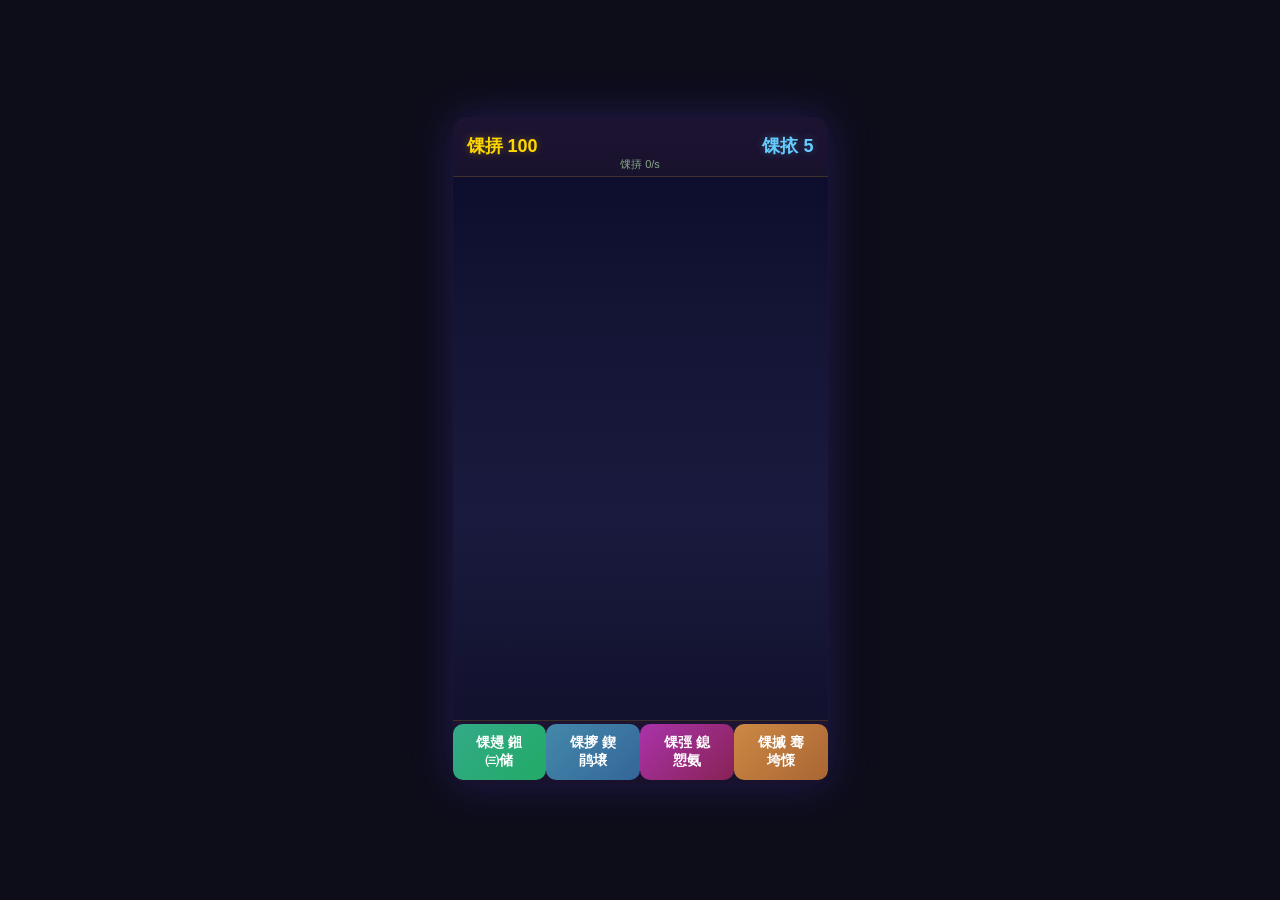
<file: index_broken.html>
﻿<!DOCTYPE html>
<html lang="zh-CN">
<head>
<meta charset="UTF-8">
<meta name="viewport" content="width=375, initial-scale=1.0, maximum-scale=1.0, user-scalable=no">
<title>鐔婄埅灏忓矝</title>
<style>
*{margin:0;padding:0;box-sizing:border-box}
body{background:#0d0d1a;display:flex;justify-content:center;align-items:center;height:100vh;overflow:hidden;font-family:'Microsoft YaHei',sans-serif}
#game{width:375px;height:667px;position:relative;overflow:hidden;border-radius:14px;box-shadow:0 0 40px rgba(80,60,200,.3)}
.bg{position:absolute;top:0;left:0;right:0;bottom:0;background:linear-gradient(180deg,#0a0a2a 0%,#141435 30%,#1a1a3e 60%,#0f0f28 100%);z-index:0}
.stars{position:absolute;top:0;left:0;right:0;bottom:0;z-index:1;pointer-events:none}
.star{position:absolute;background:#fff;border-radius:50%;animation:twinkle 2s ease-in-out infinite}
@keyframes twinkle{0%,100%{opacity:.3}50%{opacity:.8}}
#top{z-index:10;position:absolute;top:0;left:0;right:0;height:60px;background:linear-gradient(180deg,rgba(30,20,50,.98),rgba(25,18,45,.95));display:flex;align-items:center;padding:0 14px;border-bottom:1px solid rgba(255,215,0,.15)}
#gld{color:#ffd700;font-size:18px;font-weight:bold;flex:1;text-shadow:0 0 8px rgba(255,215,0,.3)}
#gms{color:#6cf;font-size:18px;font-weight:bold;text-shadow:0 0 8px rgba(102,204,255,.3)}
#rate{position:absolute;top:40px;left:0;right:0;text-align:center;color:#8a8;font-size:11px;z-index:10}
#scroll{z-index:5;position:absolute;top:60px;bottom:64px;left:0;right:0;overflow-y:auto;padding:6px 10px;-webkit-overflow-scrolling:touch;scroll-behavior:smooth}
#scroll::-webkit-scrollbar{width:0}
#bottom{z-index:10;position:absolute;bottom:0;left:0;right:0;height:64px;background:linear-gradient(0deg,rgba(25,18,45,.98),rgba(30,20,50,.95));display:flex;justify-content:space-evenly;align-items:center;border-top:1px solid rgba(255,215,0,.15)}
.bbtn{padding:10px 18px;border-radius:10px;font-size:14px;font-weight:bold;cursor:pointer;border:none;color:#fff;transition:transform .15s,filter .15s;position:relative;overflow:hidden}
.bbtn:active{transform:scale(.94);filter:brightness(1.2)}
.bbtn.e{background:linear-gradient(135deg,#3a8,#2a6)}
.bbtn.c{background:linear-gradient(135deg,#48a,#369)}
.bbtn.a{background:linear-gradient(135deg,#c84,#a63)}
.bbtn.d{background:linear-gradient(135deg,#a3a,#825)}
.card{background:linear-gradient(135deg,rgba(45,35,70,.92),rgba(35,28,58,.92));border-radius:12px;padding:12px 14px;margin-bottom:8px;display:flex;align-items:center;border:1px solid rgba(255,255,255,.05);transition:transform .2s,box-shadow .2s;position:relative;overflow:hidden}
.card:hover{transform:translateX(2px);box-shadow:0 2px 12px rgba(100,80,200,.15)}
.card .shine{position:absolute;top:-50%;left:-50%;width:100%;height:100%;background:linear-gradient(135deg,transparent 40%,rgba(255,255,255,.03) 50%,transparent 60%);animation:cardShine 3s ease-in-out infinite}
@keyframes cardShine{0%,100%{transform:translate(-100%,-100%)}50%{transform:translate(100%,100%)}}
.card.lv0 .name{color:#aaa}
.card.lv0{border-color:rgba(255,255,255,.03)}
.card .ico{font-size:30px;margin-right:10px;width:44px;text-align:center;filter:drop-shadow(0 0 4px rgba(255,200,50,.3))}
.card .info{flex:1;position:relative;z-index:1}
.card .name{color:#ffd700;font-size:14px;font-weight:bold}
.card .level{color:#999;font-size:11px}
.card .rate{color:#8a8;font-size:10px}
.card .act{padding:8px 0;width:68px;border-radius:7px;font-size:13px;font-weight:bold;cursor:pointer;border:none;color:#fff;text-align:center;position:relative;z-index:1;transition:transform .15s}
.card .act:active{transform:scale(.93)}
.act.build{background:linear-gradient(135deg,#5a8,#3a6)}
.act.max{background:#333;color:#666;cursor:default}
.overlay{position:absolute;top:0;left:0;right:0;bottom:0;background:rgba(0,0,0,.65);display:none;justify-content:center;align-items:center;z-index:100;backdrop-filter:blur(2px)}
.overlay.show{display:flex}
.popup{background:linear-gradient(180deg,#2a2a4e,#222242);border-radius:16px;padding:28px 24px;text-align:center;max-width:290px;width:90%;box-shadow:0 8px 40px rgba(0,0,0,.5);border:1px solid rgba(255,215,0,.15);animation:popIn .25s ease-out}
@keyframes popIn{0%{transform:scale(.85);opacity:0}100%{transform:scale(1);opacity:1}}
.popup .pt{font-size:24px;color:#ffd700;margin-bottom:10px}
.popup .pd{color:#bbb;font-size:14px;margin-bottom:20px;white-space:pre-line;line-height:1.5}
.popup .pb{display:flex;gap:10px;justify-content:center}
.pbtn{padding:10px 28px;border-radius:10px;font-size:15px;font-weight:bold;border:none;color:#fff;cursor:pointer;transition:transform .15s}
.pbtn:active{transform:scale(.94)}
.pbtn.ok{background:linear-gradient(135deg,#5a8,#3a6)}
.pbtn.cancel{background:linear-gradient(135deg,#855,#633)}
#colpanel{position:absolute;top:0;left:0;right:0;bottom:0;background:linear-gradient(180deg,#0a0a2a,#141435);display:none;z-index:50;overflow-y:auto;padding:24px 16px;-webkit-overflow-scrolling:touch}
#colpanel .ct{text-align:center;color:#ffd700;font-size:22px;font-weight:bold;margin-bottom:4px}
#colpanel .cc{text-align:center;color:#888;font-size:13px;margin-bottom:18px}
.citem{background:rgba(40,30,65,.7);border-radius:10px;padding:14px 16px;margin-bottom:8px;display:flex;align-items:center;border:1px solid rgba(255,255,255,.04)}
.citem .ci{font-size:28px;margin-right:12px}
.citem .ctxt{flex:1}
.citem .cn{font-size:14px;font-weight:bold}
.citem .cd{font-size:11px;color:#777;margin-top:2px}
.citem.locked .cn{color:#555}
.citem.locked .ci{opacity:.3}
.citem.found .cn{color:#ffd700}
.citem.found .ci{filter:drop-shadow(0 0 6px rgba(255,215,0,.4))}
.fly{position:absolute;left:50%;transform:translateX(-50%);color:#ffd700;font-size:18px;font-weight:bold;pointer-events:none;animation:flyUp 1.2s ease-out forwards;z-index:200;text-shadow:0 0 10px rgba(255,215,0,.5)}
@keyframes flyUp{0%{opacity:1;bottom:180px}100%{opacity:0;bottom:320px}}
.float{position:absolute;pointer-events:none;z-index:8;animation:float 8s ease-in-out infinite;opacity:.15}
@keyframes float{0%,100%{transform:translateY(0)}50%{transform:translateY(-15px)}}
#achieve{z-index:60;position:absolute;top:0;left:0;right:0;bottom:0;background:linear-gradient(180deg,#0a0a2a,#141435);display:none;overflow-y:auto;padding:24px 16px}
#achieve .at{text-align:center;color:#ffd700;font-size:22px;margin-bottom:18px}
.a-item{background:rgba(40,30,65,.7);border-radius:10px;padding:14px 16px;margin-bottom:8px;display:flex;align-items:center;border:1px solid rgba(255,255,255,.04)}
.a-item .ai{font-size:24px;margin-right:12px}
.a-item .an{flex:1;font-size:14px;color:#ffd700}
.a-item .ap{color:#aaa;font-size:12px;margin-top:2px}
.a-item .ast{color:#5a8;font-size:12px;font-weight:bold}
.a-item.done{border-color:rgba(100,200,100,.2);background:rgba(40,55,35,.7)}
.a-item.done .ast{color:#8b8}
#offline{z-index:70;position:absolute;top:0;left:0;right:0;bottom:0;display:none;justify-content:center;align-items:center;background:rgba(0,0,0,.8)}
#offline .om{background:linear-gradient(180deg,#1a1a3e,#141435);border-radius:16px;padding:28px;text-align:center;max-width:280px;border:1px solid rgba(255,215,0,.2)}
#offline .ot{font-size:20px;color:#ffd700;margin-bottom:8px}
#offline .oe{font-size:32px;color:#ffd700;font-weight:bold;margin:12px 0}
#offline .obtn{padding:12px 36px;border-radius:10px;font-size:16px;font-weight:bold;border:none;cursor:pointer;margin:6px;color:#fff;transition:transform .15s}
#offline .obtn:active{transform:scale(.94)}
#offline .obtn.ok{background:linear-gradient(135deg,#5a8,#3a6)}
#offline .obtn.dbl{background:linear-gradient(135deg,#c84,#a63);animation:pulse 1.5s ease-in-out infinite}
@keyframes pulse{0%,100%{box-shadow:0 0 0 0 rgba(200,130,60,.4)}50%{box-shadow:0 0 0 12px rgba(200,130,60,0)}}
.shop-card{background:linear-gradient(135deg,rgba(30,25,60,.95),rgba(25,20,50,.95));border-radius:12px;padding:14px;margin-bottom:8px;display:flex;align-items:center;border:1px solid rgba(255,215,0,.15)}
.shop-card .si{font-size:28px;margin-right:12px;width:44px;text-align:center}
.shop-card .sinfo{flex:1}
.shop-card .sn{color:#ffd700;font-size:14px;font-weight:bold}
.shop-card .sd{color:#999;font-size:11px}
.shop-card .sbtn{padding:8px 16px;border-radius:8px;font-size:13px;font-weight:bold;cursor:pointer;border:none;color:#fff;background:linear-gradient(135deg,#c84,#a63);transition:transform .15s}
.shop-card .sbtn:active{transform:scale(.94)}
#shoppanel,#dailypanel{position:absolute;top:0;left:0;right:0;bottom:0;background:linear-gradient(180deg,#0a0a2a,#141435);display:none;z-index:50;overflow-y:auto;padding:24px 16px}
#shoppanel .st,#dailypanel .dt{text-align:center;color:#ffd700;font-size:22px;font-weight:bold;margin-bottom:18px}
#mcard{background:linear-gradient(135deg,rgba(200,130,60,.2),rgba(160,100,40,.15));border:1px solid rgba(255,180,60,.3);border-radius:12px;padding:16px;margin-bottom:10px;text-align:center}
#mcard .mt{font-size:18px;color:#fc6;font-weight:bold}
#mcard .md{color:#bbb;font-size:12px;margin:4px 0}
#mcard .mb{color:#ffd700;font-size:26px;font-weight:bold;margin:8px 0}
#mcard .mbtn{padding:10px 30px;border-radius:10px;font-size:15px;font-weight:bold;cursor:pointer;border:none;color:#fff;background:linear-gradient(135deg,#c84,#a63);transition:transform .15s}
#mcard .mbtn:active{transform:scale(.94)}
#mcard.active{border-color:rgba(100,200,100,.4);background:rgba(40,80,40,.2)}
#mcard.active .mt{color:#8b8}
#chest-overlay{position:absolute;top:0;left:0;right:0;bottom:0;background:rgba(0,0,0,.7);display:none;justify-content:center;align-items:center;z-index:200}
#chest-overlay .ccont{text-align:center;animation:popIn .3s ease-out}
#chest-overlay .cchest{font-size:80px;animation:bounce .6s ease-in-out infinite alternate}
@keyframes bounce{0%{transform:scale(1) translateY(0)}100%{transform:scale(1.1) translateY(-10px)}}
#chest-overlay .cres{color:#ffd700;font-size:22px;font-weight:bold;margin:12px 0}
#chest-overlay .cbtn{padding:12px 36px;border-radius:10px;font-size:16px;font-weight:bold;cursor:pointer;border:none;color:#fff;background:linear-gradient(135deg,#5a8,#3a6);margin-top:8px;transition:transform .15s}
#chest-overlay .cbtn:active{transform:scale(.94)}
.daily-item{background:rgba(40,30,65,.7);border-radius:10px;padding:14px;margin-bottom:8px;display:flex;align-items:center;border:1px solid rgba(255,255,255,.04)}
.daily-item .di{font-size:24px;margin-right:12px}
.daily-item .dinfo{flex:1}
.daily-item .dn{color:#ffd700;font-size:14px}
.daily-item .dp{color:#aaa;font-size:11px;margin-top:2px}
.daily-item .dbar{width:100%;height:6px;background:#333;border-radius:3px;margin-top:6px;overflow:hidden}
.daily-item .dfill{height:100%;border-radius:3px;background:linear-gradient(90deg,#4a8,#6cf);transition:width .3s}
.daily-item .dreward{color:#c84;font-size:13px;font-weight:bold;text-align:right;min-width:60px}
.daily-item.done .dn{color:#8b8}
.daily-item.done .dreward{color:#5a8}
.ad-bar{position:absolute;bottom:0;left:0;right:0;height:50px;background:rgba(0,0,0,.8);display:none;justify-content:center;align-items:center;z-index:20;color:#aaa;font-size:12px;gap:10px}
.ad-bar .abtn{padding:6px 16px;border-radius:6px;font-size:12px;font-weight:bold;cursor:pointer;border:none;color:#fff;background:linear-gradient(135deg,#c84,#a63);transition:transform .15s}
.ad-bar .abtn:active{transform:scale(.94)}.bbtn.s{background:linear-gradient(135deg,#c84,#a63);font-size:11px;padding:8px 8px}
.bbtn.t{background:linear-gradient(135deg,#fc6,#c84);font-size:11px;padding:8px 8px}</style>
</head>
<body>
<div id="game">
  <canvas id="stars" class="stars"></canvas>
  <div class="bg"></div>

  <div id="top"><span id="gld">馃挵 100</span><span id="gms">馃挔 5</span></div>
  <div id="rate">馃挵 0/s</div>
  <div id="scroll"></div>
  <div id="bottom">
    <button class="bbtn e" id="btexp">馃攳 鎺㈢储</button>
    <button class="bbtn c" id="btcol">馃摉 鍥鹃壌</button>
    <button class="bbtn d" id="btach">馃弳 鎴愬氨</button>
    <button class="bbtn a" id="btad">馃摵 骞垮憡</button>
  </div>

  <div id="shoppanel">
  <div class="st">💎 宝石商城</div>
  <div style="text-align:center;color:#6cf;font-size:16px;font-weight:bold;margin-bottom:8px">当前 💠 <span id="shopgems">5</span></div>
  <div id="mcard"><div class="mt">👑 黄金月卡</div><div class="md">每日领取 💰10万 + 💠3 + 广告自动跳过</div><div class="mb">¥30/30天</div><button class="mbtn" id="mcardbtn" onclick="buyCard()">购买月卡</button></div>
  <div id="shoplist"></div>
  <div style="text-align:center;padding:10px"><button class="pbtn cancel" id="scb" onclick="toggleShop()">关闭</button></div>
</div>
<div id="dailypanel">
  <div class="dt">📋 每日任务</div>
  <div id="dlist"></div>
  <div style="text-align:center;padding:10px"><button class="pbtn cancel" id="dcb" onclick="toggleDaily()">关闭</button></div>
</div>
<div id="chest-overlay">
  <div class="ccont">
    <div class="cchest">🎁</div>
    <div class="cres" id="chestResult">获得 xxx 金币！</div>
    <button class="cbtn" id="chestClose" onclick="claimChest()">📺 双倍领取</button>
    <button class="cbtn" style="background:#855;margin-top:4px;padding:8px 24px;font-size:13px" id="chestSkip" onclick="claimChestSkip()">跳过</button>
  </div>
</div>
<div class="overlay" id="ol"><div class="popup">
    <div class="pt" id="pt"></div><div class="pd" id="pd"></div>
    <div class="pb"><button class="pbtn ok" id="pok">纭</button><button class="pbtn cancel" id="pca">鍙栨秷</button></div>
  </div></div>

  <div id="colpanel">
    <div class="ct">馃摉 鍥鹃壌鏀堕泦</div><div class="cc" id="cc"></div><div id="clist"></div>
    <div style="text-align:center;padding:20px"><button class="pbtn cancel" id="ccb">鍏抽棴</button></div>
  </div>

  <div id="achieve">
    <div class="at">馃弳 鎴愬氨</div><div id="alist"></div>
    <div style="text-align:center;padding:20px"><button class="pbtn cancel" id="acb">鍏抽棴</button></div>
  </div>

  <div id="offline"><div class="om">
    <div class="ot">馃寵 浣犵寮€浜?/div><div class="oe" id="oam"></div><div class="ot" id="otm"></div>
    <button class="obtn ok" id="oc1">馃挵 棰嗗彇</button>
    <button class="obtn dbl" id="oc2">馃摵 鍙屽€嶉鍙?/button>
  </div></div>
</div>

<script>
// ==================== 鏁版嵁 ====================
const BD=[
  {id:'tree',n:'娴嗘灉鏍?,bc:10,cg:5,bi:1,ig:1,ml:20,t:'l1'},
  {id:'mine',n:'灏忕熆鍦?,bc:50,cg:25,bi:5,ig:3,ml:20,t:'l1'},
  {id:'farm',n:'鍐滅敯',bc:200,cg:100,bi:15,ig:8,ml:20,t:'l1'},
  {id:'fish',n:'娓斿満',bc:500,cg:250,bi:40,ig:20,ml:15,t:'l1'},
  {id:'mill',n:'纾ㄥ潑',bc:800,cg:400,bi:70,ig:30,ml:15,t:'l2'},
  {id:'bar',n:'灏忛厭棣?,bc:2000,cg:1000,bi:120,ig:60,ml:15,t:'l2'},
  {id:'temple',n:'绁炴',bc:5000,cg:2500,bi:300,ig:150,ml:12,t:'l2'},
  {id:'forge',n:'閾佸尃閾?,bc:8000,cg:4000,bi:500,ig:250,ml:12,t:'l2'},
  {id:'wizard',n:'娉曞笀濉?,bc:15000,cg:8000,bi:1000,ig:400,ml:10,t:'l3'},
  {id:'market',n:'璐告槗涓績',bc:30000,cg:15000,bi:2000,ig:800,ml:10,t:'l3'},
  {id:'dragon',n:'榫欏发',bc:80000,cg:40000,bi:5000,ig:2000,ml:8,t:'l3'},
  {id:'castle',n:'鐔婄埅鍩庡牎',bc:200000,cg:100000,bi:12000,ig:5000,ml:5,t:'l3'},
];
const TIER={l1:{name:'鍒濈骇',color:'#aaa'},l2:{name:'涓骇',color:'#6cf'},l3:{name:'楂樼骇',color:'#ffd700'}};
const IT=[
  {id:'f1',n:'濂囧紓缇芥瘺',r:1,d:'闂潃寰厜鐨勭窘姣?,u:0},
  {id:'f2',n:'鐝嶇彔璐?,r:1,d:'娌欐哗涓婄殑缇庝附鐝嶇彔',u:0},
  {id:'f3',n:'钃濊壊姘存櫠',r:2,d:'鐭挎礊娣卞鐨勭█鏈夋按鏅?,u:3},
  {id:'f4',n:'钘忓疂鍥剧鐗?,r:2,d:'鎸囧悜绁炵鍦扮偣',u:5},
  {id:'f5',n:'鏈堝厜鑺?,r:3,d:'鏈堝渾涔嬪缁芥斁鐨勫鑺?,u:8},
  {id:'f6',n:'鍙や唬闆曞儚',r:3,d:'灏忓皬鐨勫彜浠ｇ鍍?,u:10},
  {id:'f7',n:'榫欒泲鍖栫煶',r:4,d:'浼犺涓緳鐨勫寲鐭宠泲',u:15},
  {id:'f8',n:'娴佹槦纰庣墖',r:5,d:'澶╁闄ㄨ惤鐨勬槦鏄熺鐗?,u:20},
  {id:'f9',n:'鍑ゅ嚢缇芥瘺',r:5,d:'娴寸伀閲嶇敓鐨勭楦熶箣缇?,u:25},
  {id:'f10',n:'娣辨捣鏄庣彔',r:4,d:'涓囩背娣辨捣鐨勭绉樺疂鐝?,u:30},
  {id:'f11',n:'鏃跺厜娌欐紡',r:6,d:'鎺у埗鏃堕棿娴佸姩鐨勭鍣?,u:40},
  {id:'f12',n:'鏄熸牳纰庣墖',r:6,d:'瀹囧畽璇炵敓鏃剁殑娈嬬暀纰庣墖',u:50},
];
const ICONS={tree:'馃尦',mine:'鉀?,farm:'馃尵',fish:'馃悷',mill:'鈿?,bar:'馃嵑',temple:'馃彌',forge:'馃敤',wizard:'馃敭',market:'馃彧',dragon:'馃惒',castle:'馃彴'};

// 鎴愬氨瀹氫箟
const ACH=[
  {id:'a1',n:'鍒濇潵涔嶅埌',d:'寤洪€犵涓€涓缓绛?,check:s=>Object.values(s.lvs).some(v=>v>0),icon:'馃尡'},
  {id:'a2',n:'灏忔湁璧勪骇',d:'鎷ユ湁1000閲戝竵',check:s=>s.gold>=1000,icon:'馃挵'},
  {id:'a3',n:'寤鸿鐙備汉',d:'鎬诲缓绛戠瓑绾ц揪鍒?0',check:s=>{let t=0;BD.forEach(b=>t+=s.lvs[b.id]||0);return t>=20},icon:'馃敡'},
  {id:'a4',n:'鏀堕泦杈句汉',d:'鏀堕泦5绉嶇墿鍝?,check:s=>s.found.length>=5,icon:'馃摝'},
  {id:'a5',n:'鐧句竾瀵岀縼',d:'鎷ユ湁100涓囬噾甯?,check:s=>s.gold>=1e6,icon:'馃拵'},
  {id:'a6',n:'鏀惰棌瀹?,d:'鏀堕泦鍏ㄩ儴12绉嶇墿鍝?,check:s=>s.found.length>=12,icon:'馃弳'},
  {id:'a7',n:'寤虹瓚澶у笀',d:'鎷ユ湁榫欏发',check:s=>(s.lvs['dragon']||0)>0,icon:'馃惒'},
  {id:'a8',n:'鐜嬪浗涔嬩富',d:'寤洪€犵唺鐖煄鍫?,check:s=>(s.lvs['castle']||0)>0,icon:'馃憫'},
];
// 姣忔棩浠诲姟
const DAILY=[
  {id:'d1',n:'鎺㈢储3娆?,need:3,curr:0,icon:'馃攳',reward:50},
  {id:'d2',n:'寤洪€?鍗囩骇5娆?,need:5,curr:0,icon:'馃彈',reward:100},
  {id:'d3',n:'鏀跺叆杈惧埌500/s',need:500,curr:0,icon:'鈿?,reward:200},
  {id:'d4',n:'鏀堕泦1涓柊鐗╁搧',need:1,curr:0,icon:'馃巵',reward:150},
];

// ==================== 瀛樻。 ====================
let S=JSON.parse(localStorage.getItem('xzd2')||'{"gold":100,"gems":5,"lvs":{},"found":[],"ach":[],"last":0,"daily":{},"today":"","adx2":0}');
if(!S.last)S.last=Date.now();S.lvs=S.lvs||{};S.found=S.found||[];S.ach=S.ach||[];S.daily=S.daily||{};S.adx2=S.adx2||0;
BD.forEach(b=>{if(!(b.id in S.lvs))S.lvs[b.id]=0});

// 姣忔棩閲嶇疆
const today=new Date().toDateString();
if(S.today!==today){S.today=today;S.daily={};S.adx2=0;}
DAILY.forEach(d=>{if(!(d.id in S.daily))S.daily[d.id]=0;});

// ==================== 绂荤嚎鏀剁泭 ====================
let dt=(Date.now()-S.last)/1000,offAmt=0;
if(dt>10){let inc=getIncome();offAmt=Math.floor(Math.min(dt,86400)*inc);if(offAmt>0)showOffline(offAmt);}

S.last=Date.now();save();

function showOffline(amt){
  document.getElementById('oam').textContent='+'+fmt(amt)+' 馃挵';
  document.getElementById('otm').textContent='绂荤嚎 '+fmtTime(dt);
  document.getElementById('offline').style.display='flex';
}
function fmtTime(s){if(s<60)return Math.floor(s)+'绉?;if(s<3600)return Math.floor(s/60)+'鍒嗛挓';return Math.floor(s/3600)+'灏忔椂'+(Math.floor(s/60)%60)+'鍒?;}

function save(){S.last=Date.now();localStorage.setItem('xzd2',JSON.stringify(S));}
function fmt(n){return n>=1e9?(n/1e9).toFixed(2)+'B':n>=1e6?(n/1e6).toFixed(1)+'M':n>=1e3?(n/1e3).toFixed(1)+'K':Math.floor(n).toString();}
function getIncome(){let t=0;BD.forEach(b=>{let l=S.lvs[b.id]||0;if(l>0)t+=b.bi+b.ig*(l-1);});return t;}
function cost(id){let b=BD.find(x=>x.id===id);let lv=S.lvs[id]||0;return Math.floor(b.bc+b.cg*lv*Math.pow(1.08,lv));}
function totalLv(){let t=0;BD.forEach(b=>t+=S.lvs[b.id]||0);return t;}

// ==================== UI ====================
function updateUI(){
  document.getElementById('gld').textContent='馃挵 '+fmt(S.gold);
  document.getElementById('gms').textContent='馃挔 '+S.gems;
  document.getElementById('rate').textContent='馃挵 '+getIncome()+'/s';
  renderBld();
  checkAch();
}

function renderBld(){
  document.getElementById('scroll').innerHTML=BD.map(b=>{
    let lv=S.lvs[b.id]||0,inc=lv>0?b.bi+b.ig*(lv-1):0,isMax=lv>=b.ml;
    let tier=TIER[b.t],brd=lv>0?`border-color:rgba(255,215,0,${.05+lv/b.ml*.2})`:'';
    return `<div class="card${lv===0?' lv0':''}" style="${brd}">
      <div class="ico">${ICONS[b.id]||'馃彔'}</div>
      <div class="info">
        <div class="name">${b.n} <span style="font-size:10px;color:${tier.color}">${tier.name}</span></div>
        <div class="level">${lv===0?'鏈缓閫?:'Lv.'+lv+'/'+b.ml}</div>
        <div class="rate">${inc||0}/s</div>
      </div>
      ${isMax?`<button class="act max" disabled>MAX</button>`:`<button class="act build" data-bld="${b.id}">${lv===0?'寤?:'鍗?}${fmt(cost(b.id))}</button>`}
    </div>`;
  }).join('');
}

// ==================== 浜嬩欢浠ｇ悊 ====================
let curBld='',isExplore=false;
document.getElementById('game').addEventListener('click',function(e){
  let t=e.target,cls=t.className;
  // 寤洪€犳寜閽?  if(t.classList.contains('build')){let id=t.dataset.bld;curBld=id;isExplore=false;showBldPopup(id);return;}
  // 纭
  if(t.id==='pok'){if(isExplore){hidePopup();return;}if(!curBld||doBuild(curBld))hidePopup();return;}
  // 鍙栨秷
  if(t.id==='pca'){hidePopup();return;}
  // 鎺㈢储
  if(t.id==='btexp'){doExplore();return;}
  // 鍥鹃壌
  if(t.id==='btcol'){toggleCol();return;}
  // 鎴愬氨
  if(t.id==='btach'){toggleAch();return;}
  // 骞垮憡
  if(t.id==='btad'){doAd();return;}
  // 鍏抽棴鍥鹃壌
  if(t.id==='ccb'){toggleCol();return;}
  // 鍏抽棴鎴愬氨
  if(t.id==='acb'){toggleAch();return;}
  // 绂荤嚎棰嗗彇
  if(t.id==='oc1'){S.gold+=offAmt;save();updateUI();document.getElementById('offline').style.display='none';offAmt=0;return;}
  if(t.id==='oc2'){S.gold+=offAmt*2;save();updateUI();document.getElementById('offline').style.display='none';offAmt=0;flyText('馃摵 鍙屽€嶏紒');return;}
});

function showBldPopup(id){
  let b=BD.find(x=>x.id===id),lv=S.lvs[id]||0,co=cost(id);
  if(lv===0)showPopup('馃彈 '+b.n,'娑堣€?'+fmt(co)+' 閲戝竵\n寤洪€犲悗浜у嚭 '+b.bi+'/绉?);
  else{let o=b.bi+b.ig*(lv-1),n=b.bi+b.ig*lv;showPopup('馃敡 鍗囩骇 '+b.n,'Lv.'+lv+' 鈫?'+(lv+1)+'\n娑堣€?'+fmt(co)+' 閲戝竵\n'+o+' 鈫?'+n+'/绉?);}
}
function doBuild(id){
  let b=BD.find(x=>x.id===id),lv=S.lvs[id]||0,co=cost(id);
  if(lv>=b.ml||S.gold<co)return false;
  S.gold-=co;S.lvs[id]=lv+1;trackDaily('d2');save();updateUI();
  flyText((lv===0?'馃彈 寤洪€狅紒':'猬?Lv.'+(lv+1))+' '+b.n);
  return true;
}

function showPopup(t,d){document.getElementById('pt').textContent=t;document.getElementById('pd').textContent=d;document.getElementById('pca').style.display=isExplore?'none':'';document.getElementById('ol').classList.add('show');}
function hidePopup(){document.getElementById('ol').classList.remove('show');curBld='';isExplore=false;}

// ==================== 鎺㈢储 ====================
function doExplore(){
  trackDaily('d1');
  let tl=totalLv(),av=IT.filter(i=>i.u<=tl&&!S.found.includes(i.id));
  if(av.length===0||Math.random()>0.4){flyText('馃攳 鍐嶆帴鍐嶅帀锛?);S.gold+=Math.max(getIncome(),1)*10;save();updateUI();return;}
  let ws=av.map(i=>({i,w:100/i.r})),tw=ws.reduce((s,x)=>s+x.w,0),r=Math.random()*tw;
  for(let w of ws){r-=w.w;if(r<=0){S.found.push(w.i.id);trackDaily('d4');save();isExplore=true;showPopup('馃帀 鍙戠幇鏂扮墿鍝侊紒',w.i.n+' 猸?.repeat(w.i.r)+'\n'+w.i.d);return;}}
}

// ==================== 鍥鹃壌 & 鎴愬氨 ====================
let colOpen=false,achOpen=false;
function toggleCol(){colOpen=!colOpen;let p=document.getElementById('colpanel');p.style.display=colOpen?'block':'none';document.getElementById('scroll').style.display=colOpen?'none':'';if(colOpen)renderCol();}
function renderCol(){
  let found=0,html='';IT.forEach(c=>{let disc=S.found.includes(c.id);if(disc)found++;
  html+=`<div class="citem${disc?' found':' locked'}"><div class="ci">${disc?'猸?.repeat(Math.min(c.r,4)):'鉂?}</div><div class="ctxt"><div class="cn">${disc?c.n+' 猸?.repeat(c.r):'???'}</div><div class="cd">${disc?c.d:'缁х画鎺㈢储瑙ｉ攣'}</div></div></div>`;});
  document.getElementById('clist').innerHTML=html;document.getElementById('cc').textContent='宸叉敹闆?'+found+'/'+IT.length;
}
function toggleAch(){achOpen=!achOpen;let p=document.getElementById('achieve');p.style.display=achOpen?'block':'none';document.getElementById('scroll').style.display=achOpen?'none':'';if(achOpen)renderAch();}
function renderAch(){
  document.getElementById('alist').innerHTML=ACH.map(a=>{
    let done=S.ach.includes(a.id),ok=a.check(S);
    return `<div class="a-item${done?' done':''}"><div class="ai">${a.icon}</div><div><div class="an">${a.n}</div><div class="ap">${a.d}</div></div><div class="ast">${done?'鉁?宸茶揪鎴?:ok?'馃敁 鍙鍙?:'馃敀'}</div></div>`;
  }).join('');
}
function checkAch(){
  let changed=false;
  ACH.forEach(a=>{if(!S.ach.includes(a.id)&&a.check(S)){S.ach.push(a.id);changed=true;flyText('馃弳 '+a.n+' 杈炬垚锛?);}});
  if(changed)save();
}

// ==================== 姣忔棩浠诲姟 ====================
function trackDaily(id){
  let d=DAILY.find(x=>x.id===id);if(!d)return;
  S.daily[id]=(S.daily[id]||0)+1;
  if(S.daily[id]>=d.need){/*濂栧姳*/}
  save();
}

// ==================== 骞垮憡 ====================
function doAd(){let b=Math.max(getIncome(),1)*3600*2;S.gold+=b;save();updateUI();flyText('馃摵 +'+fmt(b)+' 馃挵');}

// ==================== 鐗规晥 ====================
function flyText(t){
  let el=document.createElement('div');el.className='fly';el.textContent=t;document.getElementById('game').appendChild(el);
  setTimeout(()=>el.remove(),1300);
}

// ==================== 鏄熸槦鑳屾櫙 ====================
(function(){
  let c=document.getElementById('stars'),ctx=c.getContext('2d');
  c.width=375;c.height=667;
  let stars=[];
  for(let i=0;i<50;i++)stars.push({x:Math.random()*375,y:Math.random()*667,r:Math.random()*1.5+.5,a:Math.random()*.5+.3,s:Math.random()*.02+.005});
  function draw(){
    ctx.clearRect(0,0,375,667);
    stars.forEach(s=>{s.a+=s.s*(Math.random()>.5?1:-1);s.a=Math.max(.1,Math.min(.9,s.a));ctx.beginPath();ctx.arc(s.x,s.y,s.r,0,Math.PI*2);ctx.fillStyle=`rgba(255,255,255,${s.a})`;ctx.fill();});
    requestAnimationFrame(draw);
  }
  draw();
})();

// ==================== 鍒濆鍖?====================
updateUI();
setInterval(()=>{
  S.gold+=getIncome();save();
  document.getElementById('gld').textContent='馃挵 '+fmt(S.gold);
},1000);

document.getElementById('ol').addEventListener('click',function(e){if(e.target===this)hidePopup();});

// ==================== 音频系统 ====================
let ac=null;
function initAudio(){if(ac)return;ac=new(window.AudioContext||window.webkitAudioContext)();}
function play(f,hz,dur,type,gain=0.08){if(!ac)initAudio();try{let o=ac.createOscillator(),g=ac.createGain();o.type=type||"sine";o.frequency.setValueAtTime(hz,ac.currentTime);if(f)o.frequency.exponentialRampToValueAtTime(f,ac.currentTime+dur);g.gain.setValueAtTime(gain,ac.currentTime);g.gain.exponentialRampToValueAtTime(0.001,ac.currentTime+dur);o.connect(g);g.connect(ac.destination);o.start();o.stop(ac.currentTime+dur);}catch(e){}}
function sfxClick(){play(0,600,0.08,"sine",0.06);setTimeout(()=>play(0,800,0.06,"sine",0.04),80);}
function sfxBuild(){play(0,180,0.15,"triangle",0.1);setTimeout(()=>play(0,360,0.12,"triangle",0.08),100);setTimeout(()=>play(0,540,0.1,"sine",0.07),200);}
function sfxExplore(){play(0,800,0.1,"sine",0.05);setTimeout(()=>play(0,1200,0.08,"sine",0.04),80);setTimeout(()=>play(0,1600,0.06,"sine",0.03),160);}
function sfxGold(){play(0,1200,0.06,"triangle",0.05);setTimeout(()=>play(0,1600,0.04,"triangle",0.04),50);setTimeout(()=>play(0,2000,0.04,"triangle",0.03),100);}
let audioStarted=false;
document.addEventListener("click",()=>{if(!audioStarted){initAudio();audioStarted=true;}},{once:true});

// ==================== 宝石商城 ====================
const SHOP=[{id:"s1",n:"宝石小包",d:"100 💠 + 1万 💰",price:"¥6",gems:100,gold:10000},{id:"s2",n:"宝石中包",d:"500 💠 + 5万 💰",price:"¥30",gems:500,gold:50000},{id:"s3",n:"宝石大包",d:"1200 💠 + 15万 💰",price:"¥68",gems:1200,gold:150000},{id:"s4",n:"宝石超包",d:"5000 💠 + 80万 💰",price:"¥198",gems:5000,gold:800000},{id:"s5",n:"永久去广告",d:"移除所有广告",price:"¥12",adfree:true},];
function updateShop(){
  document.getElementById("shopgems").textContent=S.gems;
  let ca=cardActive();let cardEl=document.getElementById("mcard");
  cardEl.className=ca?"active":"";
  document.getElementById("mcardbtn").textContent=ca?"月卡有效 ("+Math.ceil((S.cardEnd-Date.now())/86400000)+"天)":"购买月卡";
  document.getElementById("mcardbtn").onclick=ca?null:buyCard;
  document.getElementById("shoplist").innerHTML=SHOP.map(s=>`<div class="shop-card"><div class="si">💎</div><div class="sinfo"><div class="sn">${s.n}</div><div class="sd">${s.d}</div></div><button class="sbtn" data-shop="${s.id}">${s.price}</button></div>`).join("");
}
function buyShop(id){let s=SHOP.find(x=>x.id===id);if(!s)return;
  if(s.adfree){S.noads=true;save();sfxGold();flyText("🚫 广告已移除！");updateShop();return;}
  if(s.gold)S.gold+=s.gold;if(s.gems)S.gems+=s.gems;save();sfxGold();
  flyText("💎 +"+s.gems+" 💰 +"+fmt(s.gold));updateShop();updateUI();}
function cardActive(){return (S.cardEnd||0)>Date.now();}
function buyCard(){if(cardActive()){flyText("👑 月卡仍在有效期内");return;}S.cardEnd=Date.now()+30*86400000;S.gems+=3;save();sfxGold();flyText("👑 月卡已激活！30天");updateShop();}

// ==================== 宝箱 ====================
let chestAmt=0,chestX2=false;
function openChest(amt,x2){chestAmt=amt;chestX2=x2;initAudio();
  document.getElementById("chestResult").textContent=fmt(amt)+" 💰";
  document.getElementById("chestClose").textContent=x2?"💰 领取":"📺 双倍领取";
  document.getElementById("chestSkip").style.display=x2?"none":"";
  document.getElementById("chest-overlay").style.display="flex";play(0,300,0.6,"sine",0.06);
  setTimeout(()=>play(0,600,0.4,"sine",0.05),300);setTimeout(()=>play(0,900,0.3,"sine",0.04),600);}
function closeChest(){document.getElementById("chest-overlay").style.display="none";}

// ==================== 每日任务 ====================
function renderDaily(){
  document.getElementById("dlist").innerHTML=DAILY.map(d=>{
    let curr=S.daily[d.id]||0,pct=Math.min(100,Math.floor(curr/d.need*100)),done=curr>=d.need;
    return `<div class="daily-item${done?" done":""}"><div class="di">${d.icon}</div><div class="dinfo"><div class="dn">${d.n}</div><div class="dp">${curr}/${d.need}</div><div class="dbar"><div class="dfill" style="width:${pct}%"></div></div></div><div class="dreward">${done?"✅":"💠 +"+d.reward}</div></div>`;
  }).join("");
}

// ==================== 面板管理 ====================
let shopOpen=false,dailyOpen=false;
function toggleShop(){shopOpen=!shopOpen;
  let p=document.getElementById("shoppanel");p.style.display=shopOpen?"block":"none";
  document.getElementById("scroll").style.display=shopOpen?"none":"";
  if(shopOpen)updateShop();}
function toggleDaily(){dailyOpen=!dailyOpen;
  let p=document.getElementById("dailypanel");p.style.display=dailyOpen?"block":"none";
  document.getElementById("scroll").style.display=dailyOpen?"none":"";
  if(dailyOpen)renderDaily();}

// 扩展事件代理
(function(){
  let game=document.getElementById("game");
  game.addEventListener("click",function(e){
    let t=e.target;
    // 商城按钮
    if(t.id==="btshop"){toggleShop();return;}
    // 每日任务
    if(t.id==="btdaily"){toggleDaily();sfxClick();return;}
    // 关闭商城
    if(t.id==="scb"){toggleShop();return;}
    // 关闭每日
    if(t.id==="dcb"){toggleDaily();return;}
    // 商城购买
    if(t.classList.contains("sbtn")){buyShop(t.dataset.shop);return;}
    // 宝箱
    if(t.id==="chestClose"){if(chestX2){S.gold+=chestAmt;save();}else{S.gold+=chestAmt*2;save();}
      updateUI();sfxGold();closeChest();return;}
    if(t.id==="chestSkip"){S.gold+=chestAmt;save();updateUI();sfxGold();closeChest();return;}
  });
  // 覆盖原事件处理器——改为追加音效
  let origBuild=showBldPopup;let origExplore=doExplore;let origAd=doAd;
  window._showBldPopup=function(id){sfxClick();origBuild(id);};
  window._doExplore=function(){sfxClick();origExplore();};
  window._doAd=function(){sfxClick();origAd();};
})();

console.log("熊爪小岛 完整商业版 已加载！音效+商城+月卡+宝箱+每日任务");
function claimChest(){if(chestX2){S.gold+=chestAmt}else{S.gold+=chestAmt*2};save();updateUI();sfxGold();closeChest();}
function claimChestSkip(){S.gold+=chestAmt;save();updateUI();sfxGold();closeChest();}</script>
</body>
</html>
</file>
